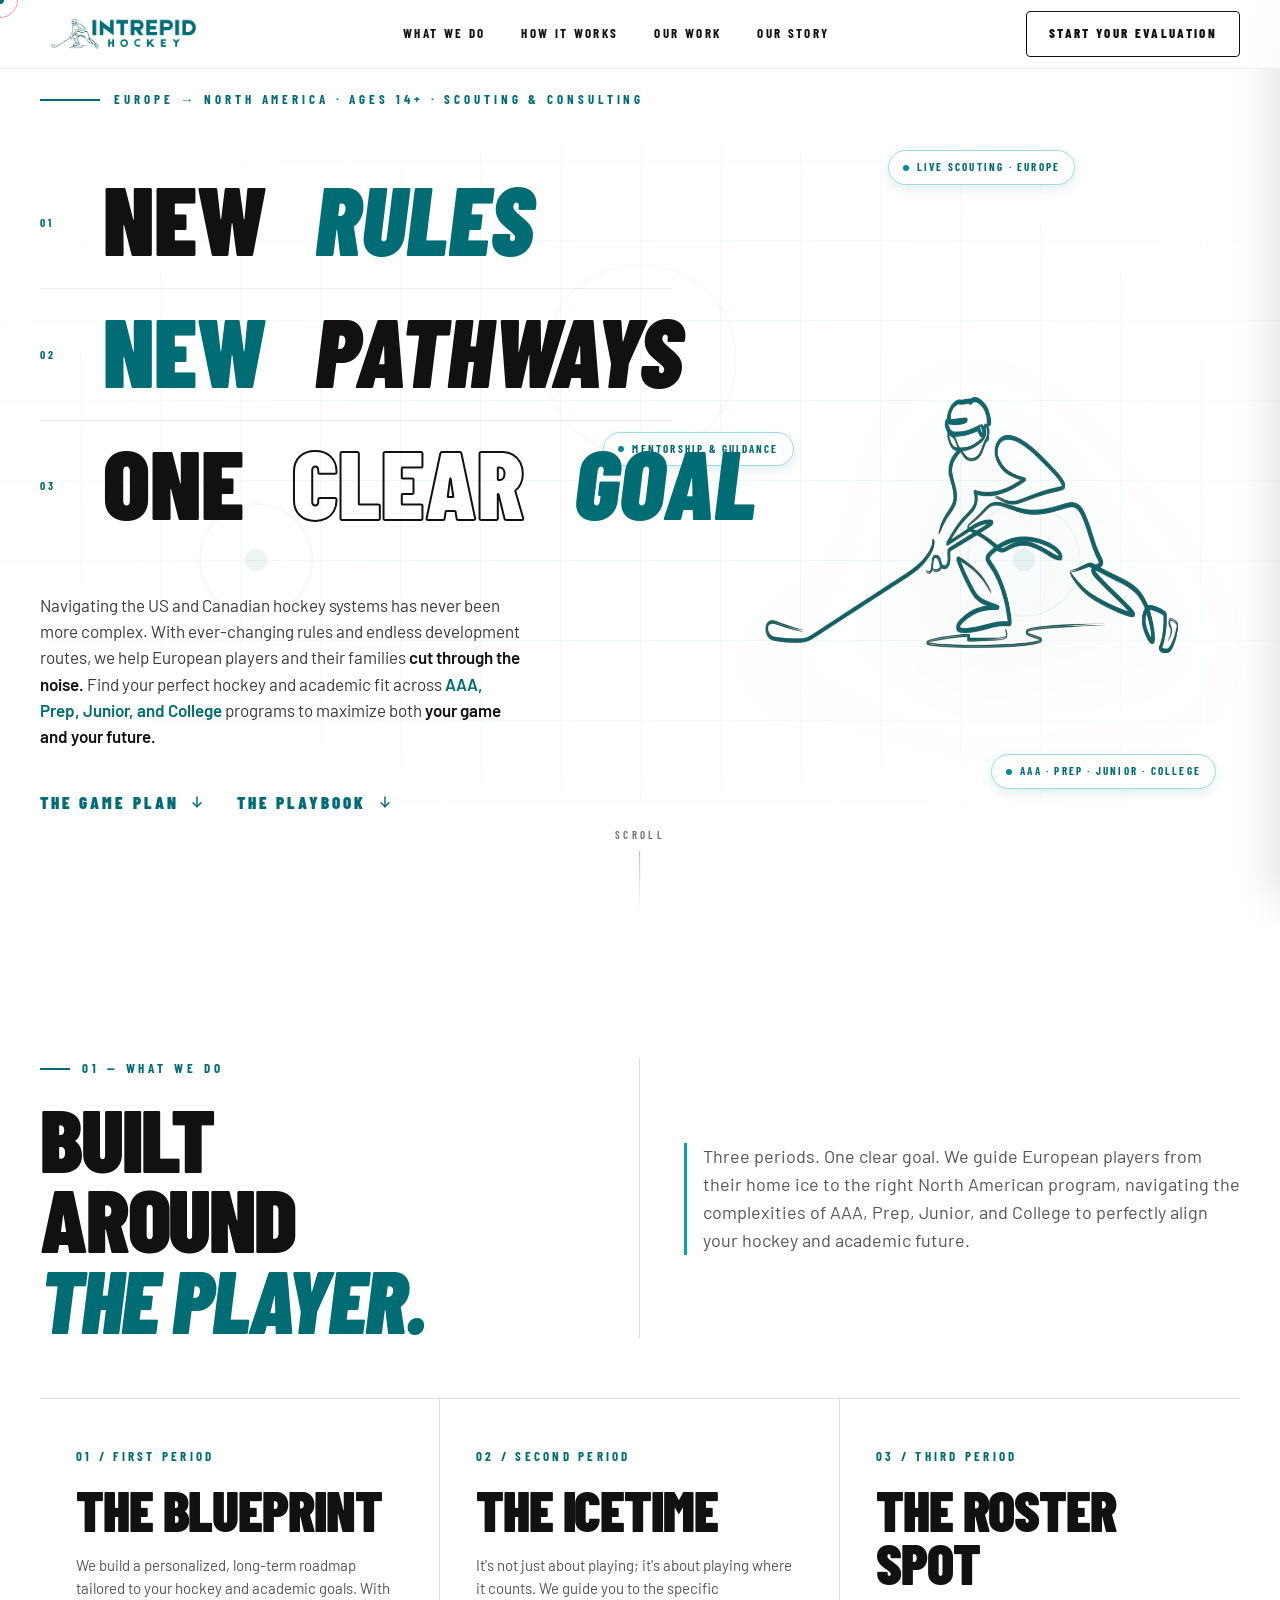
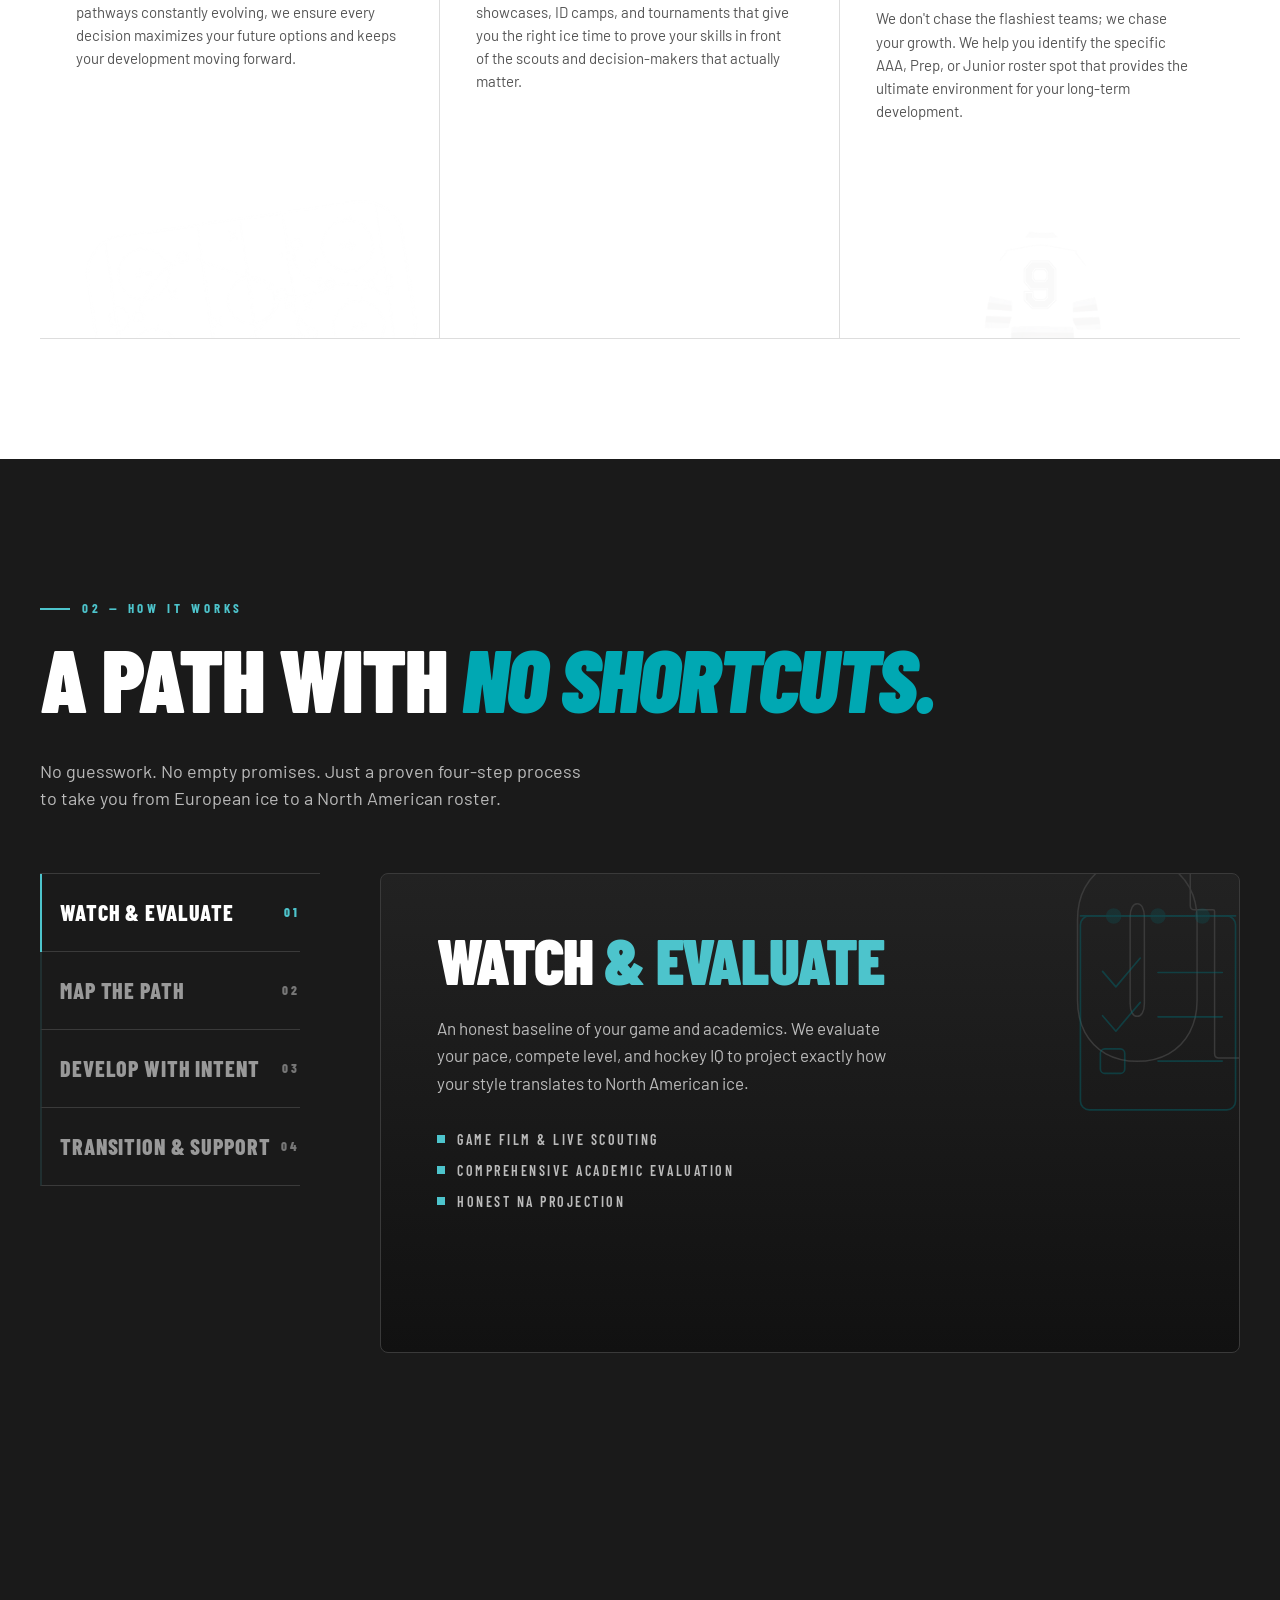
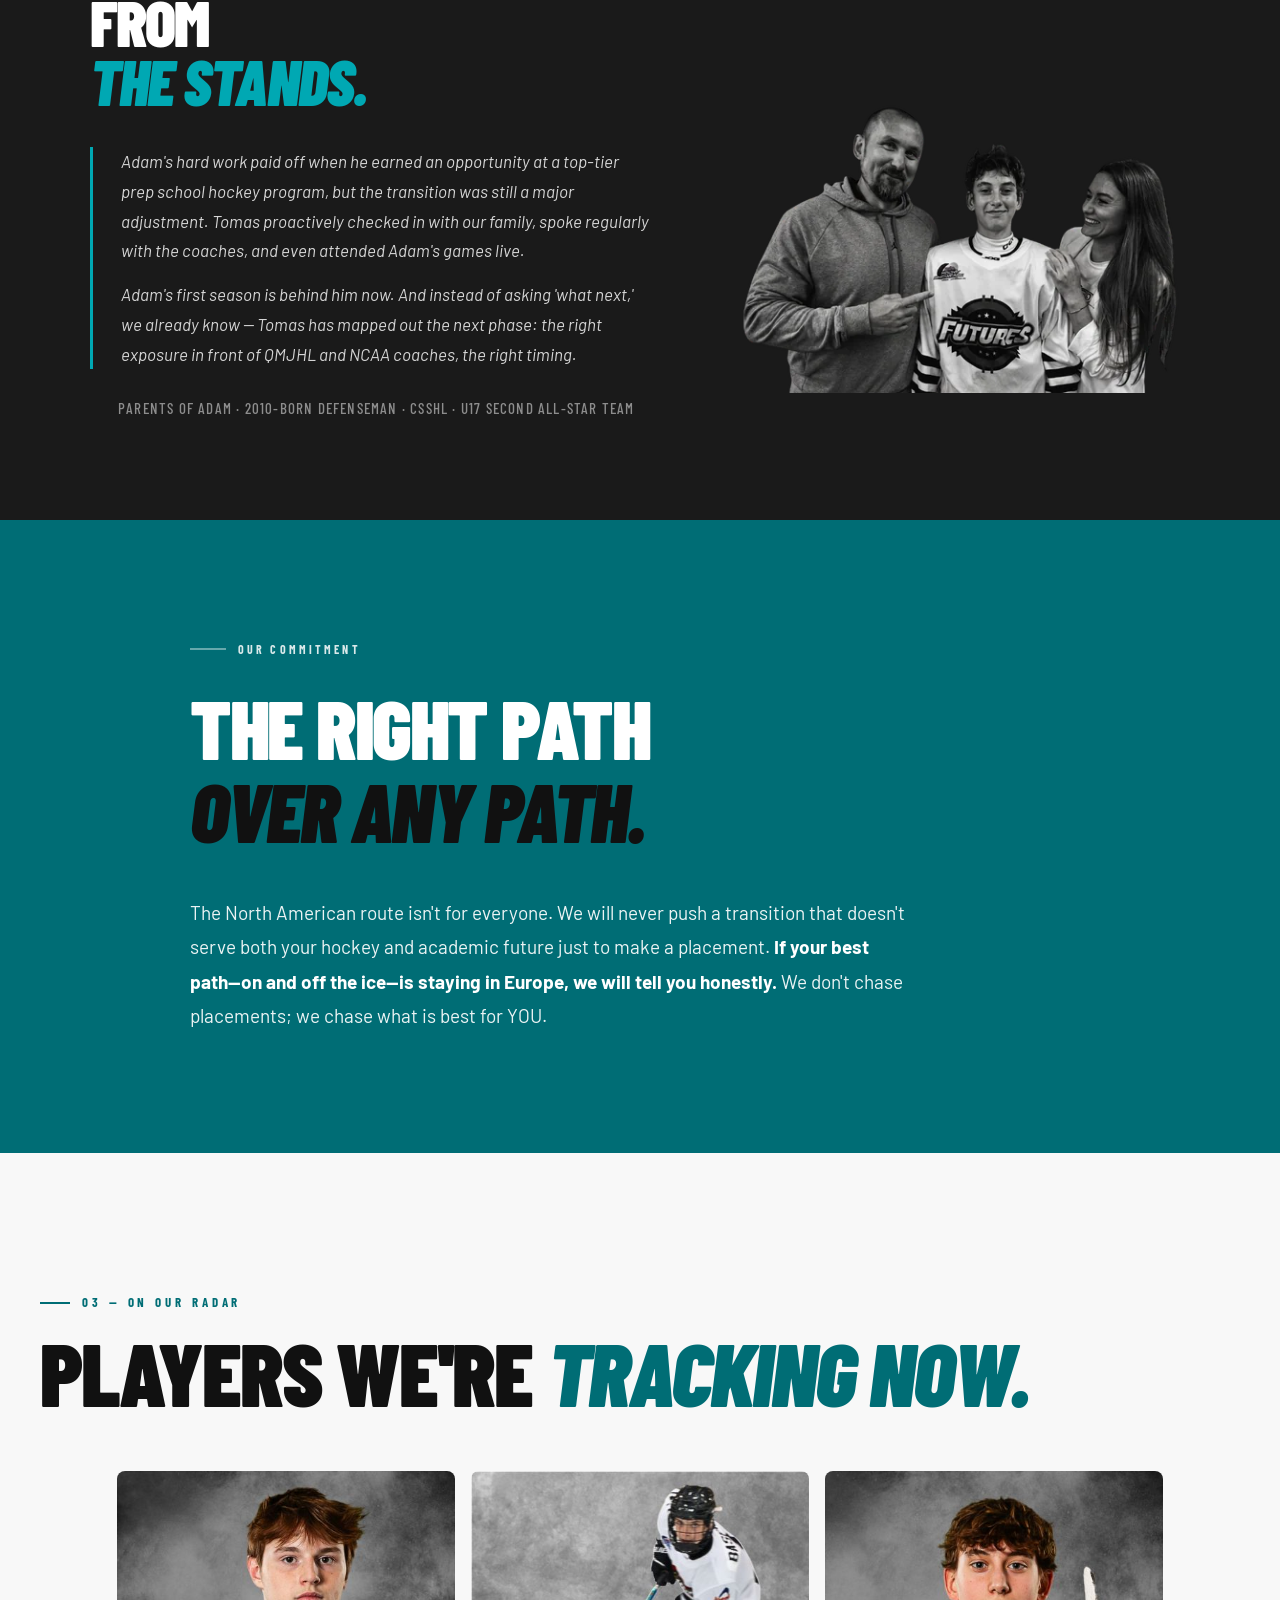
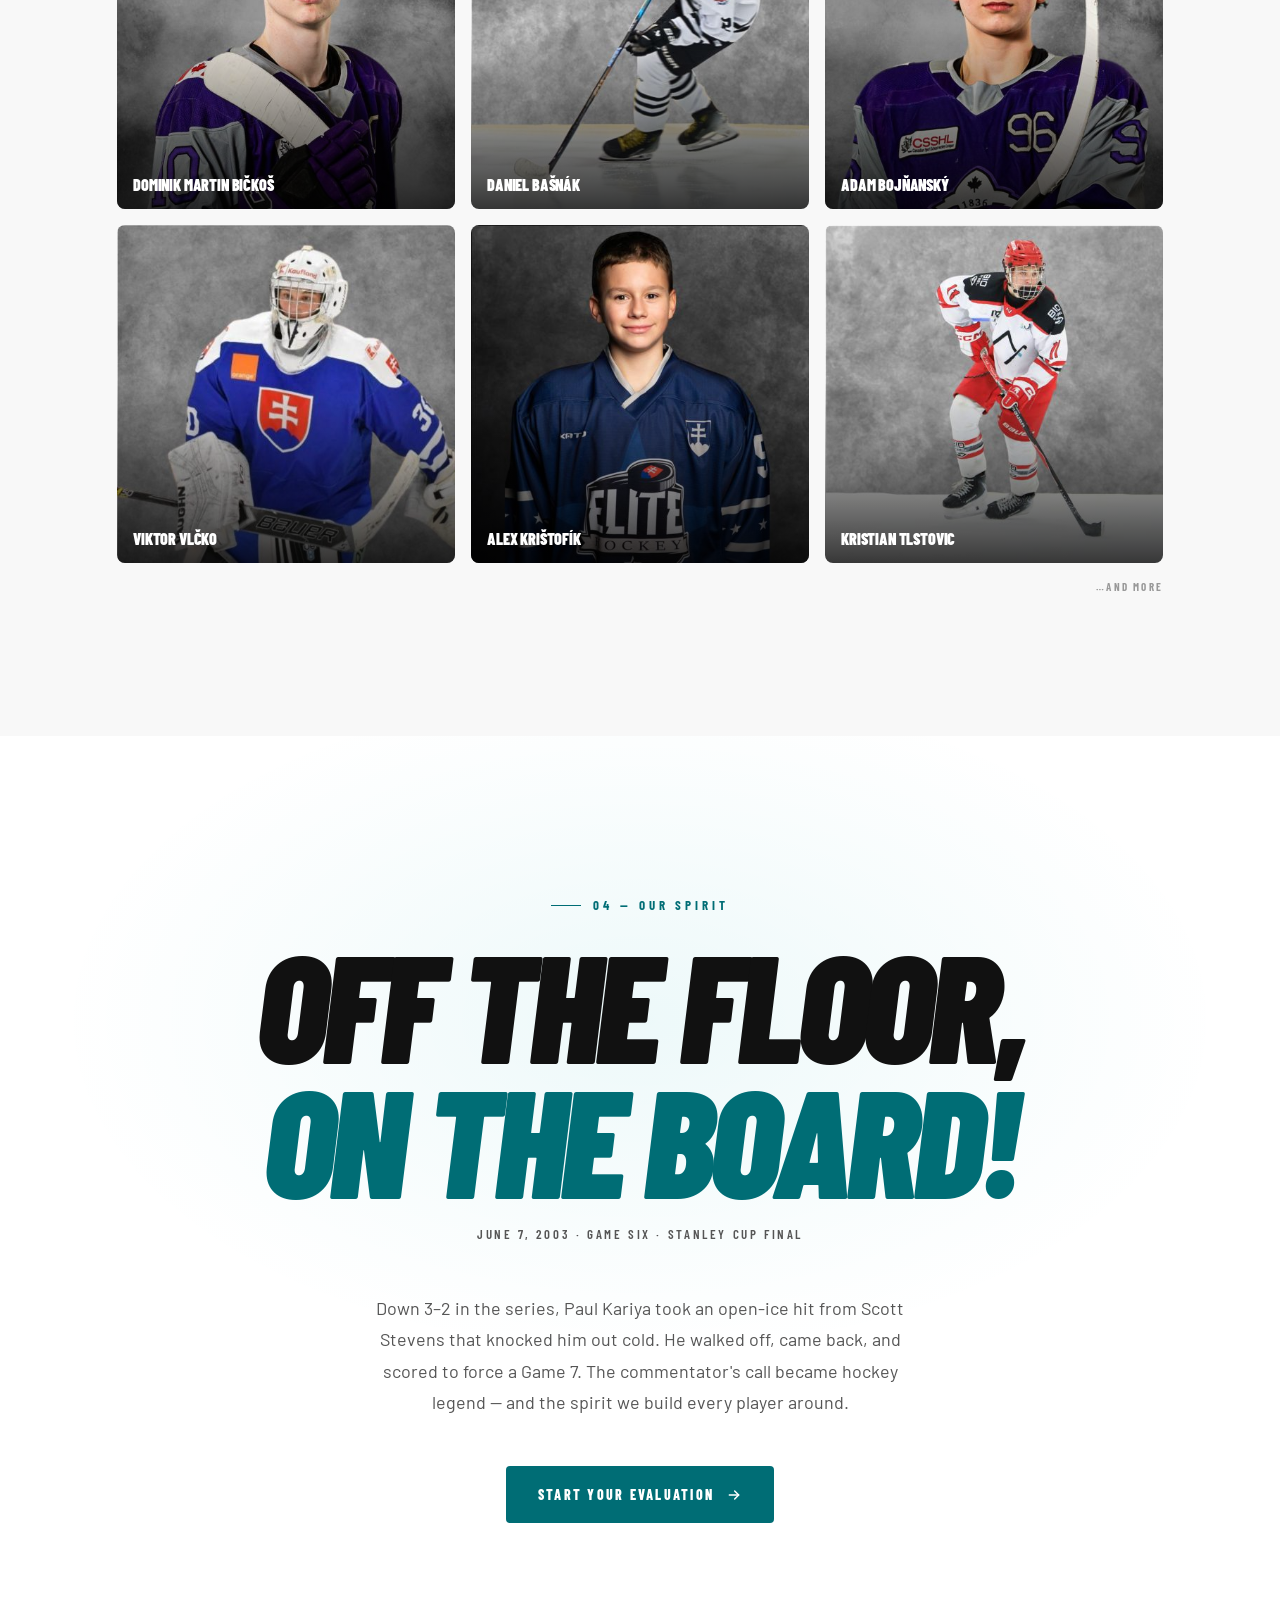
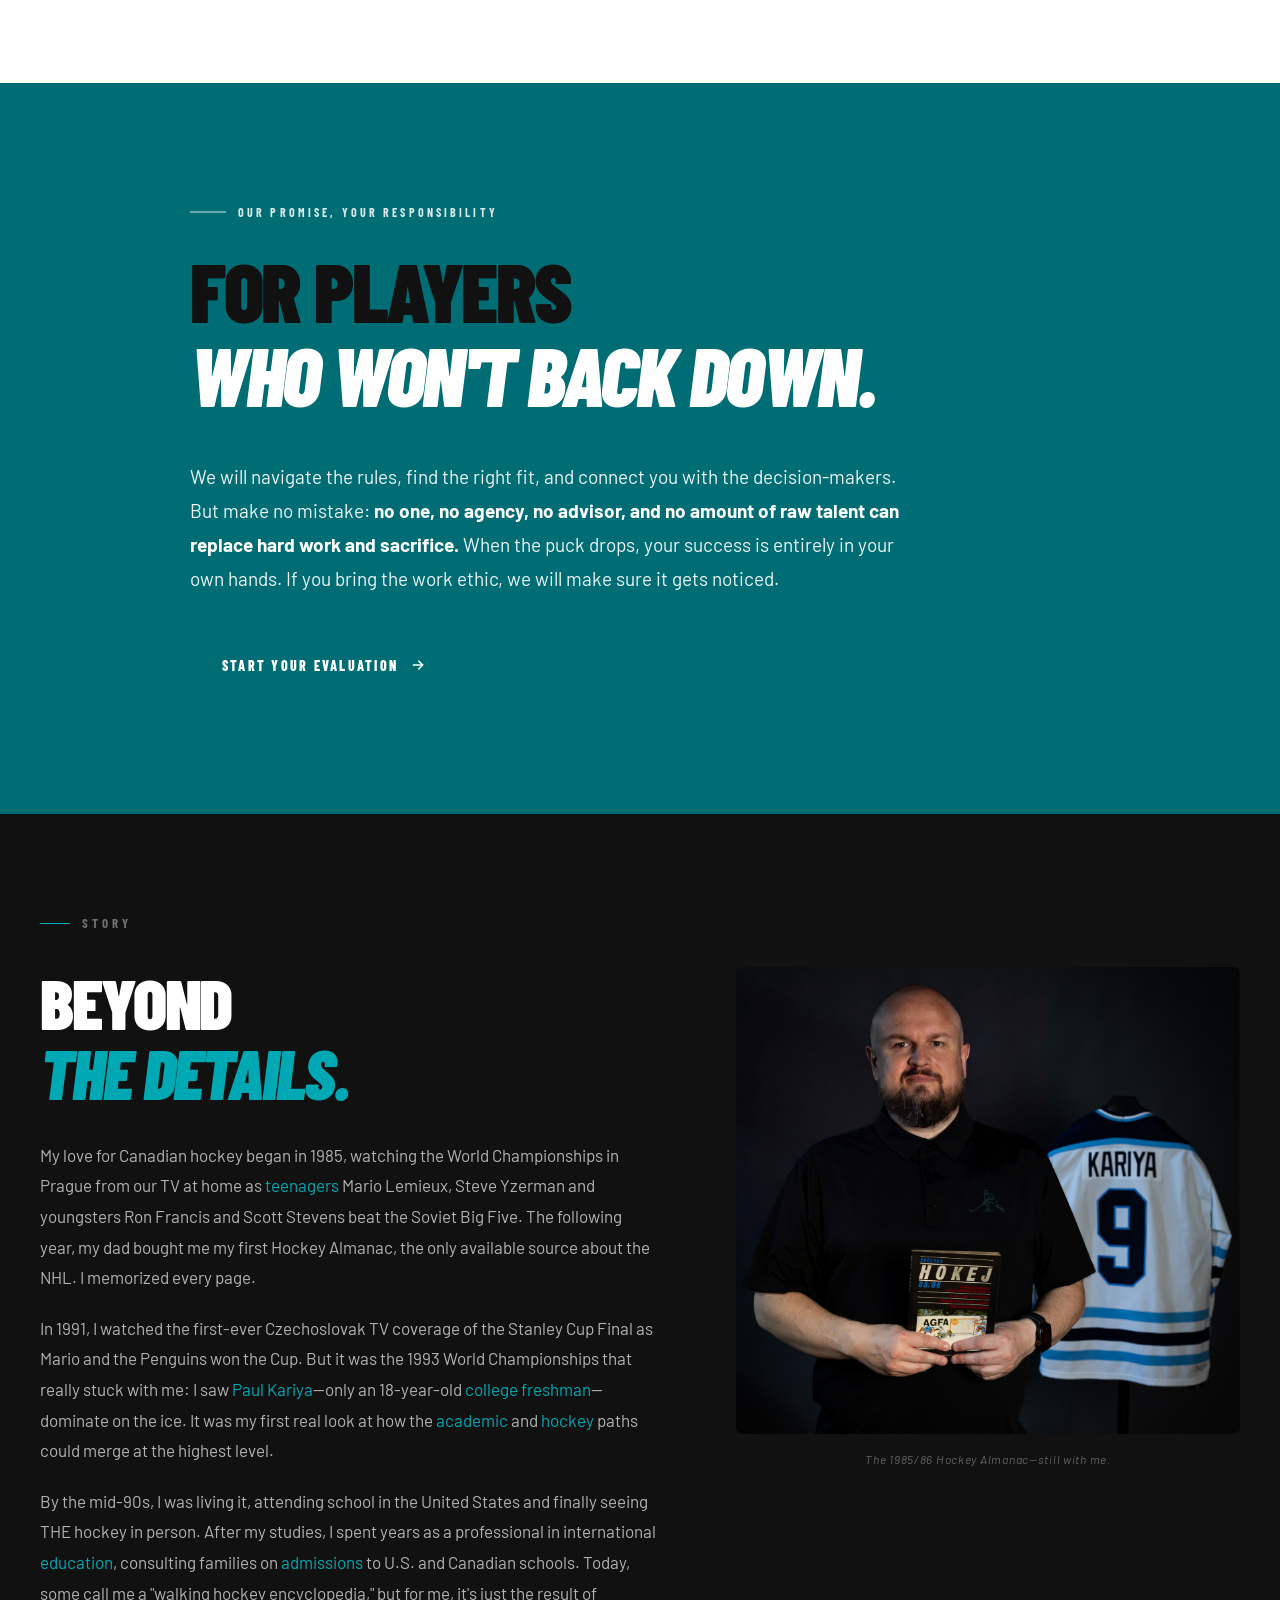
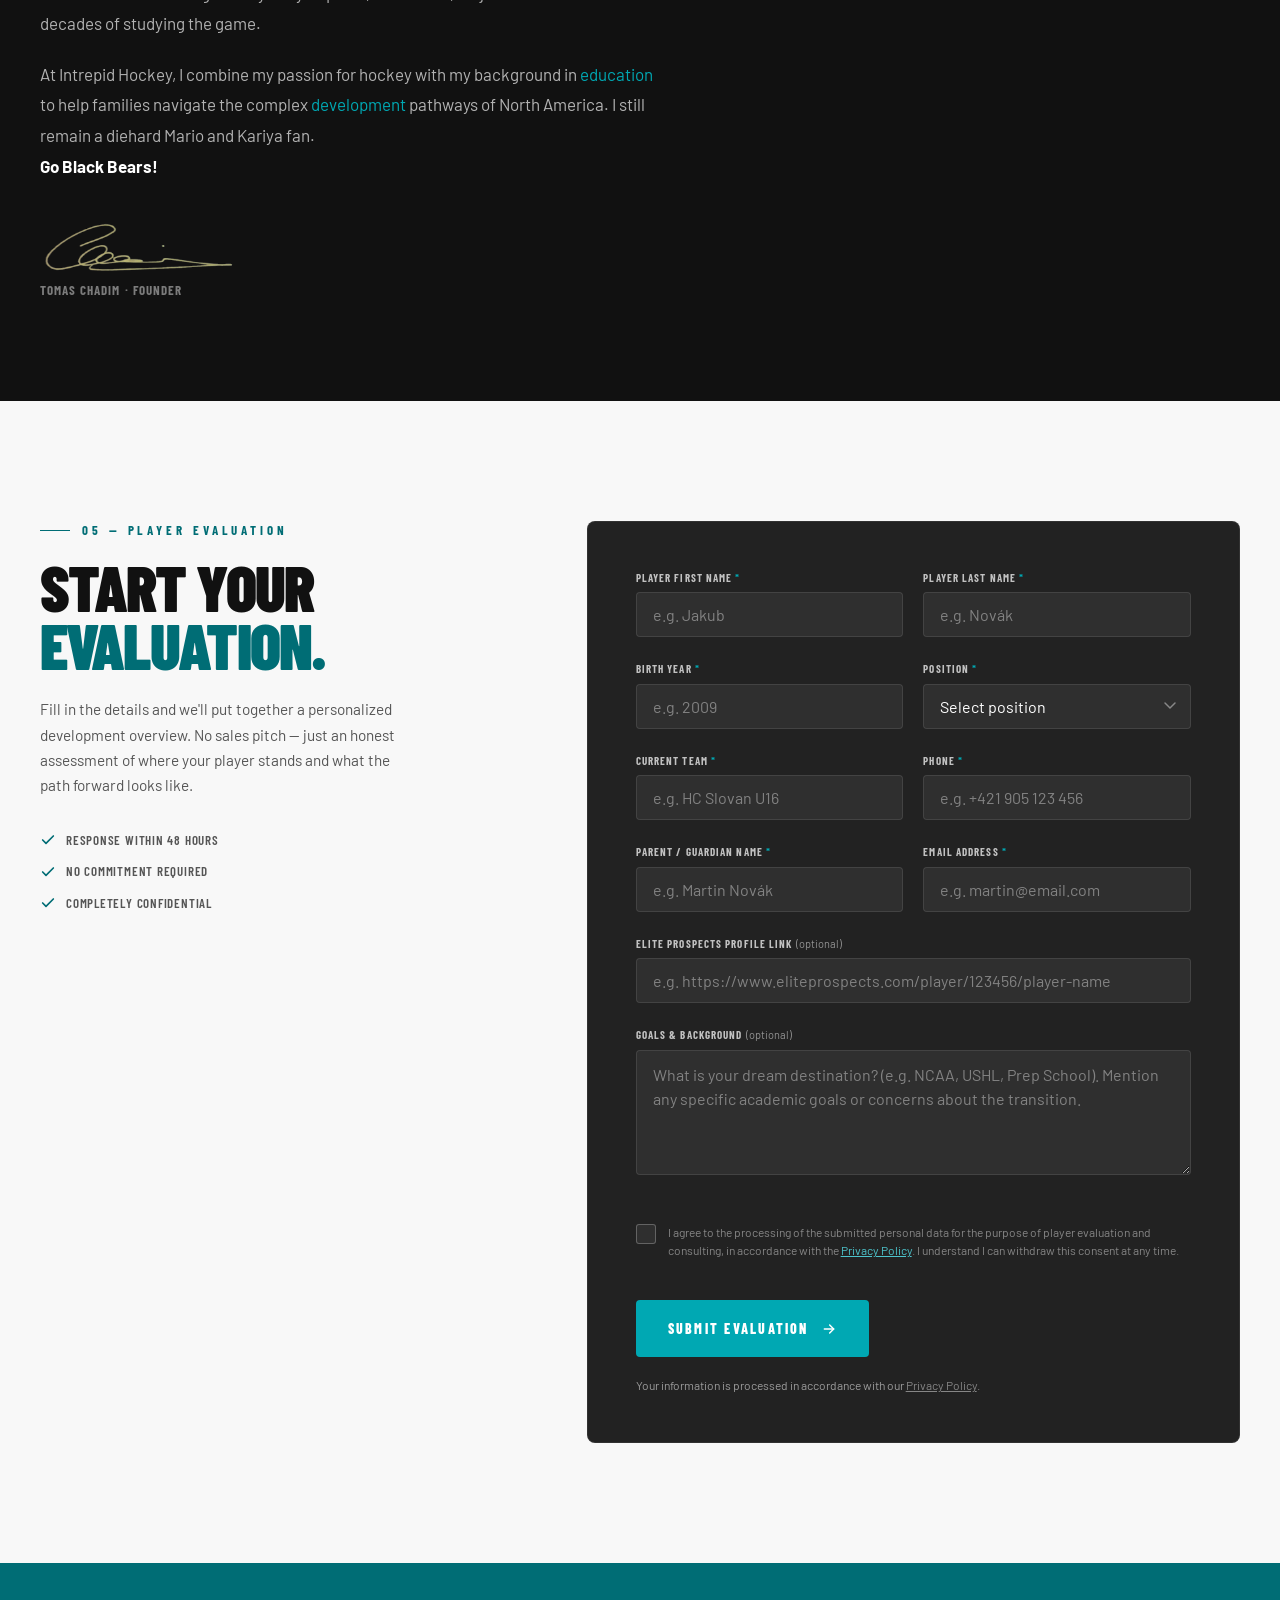
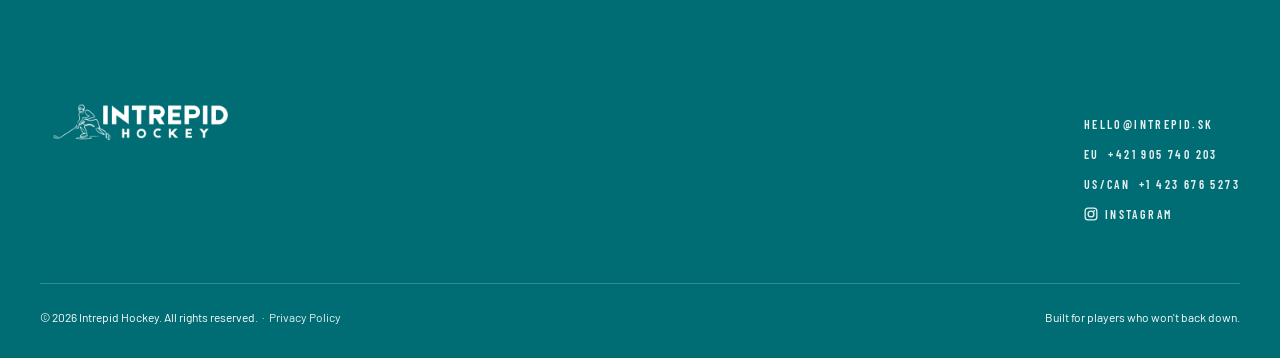
<file: index.html>
﻿<!DOCTYPE html>
<html lang="en">
<head>
  <meta charset="UTF-8">
  <meta name="viewport" content="width=device-width, initial-scale=1.0">
  <title>Intrepid Hockey — Europe to North America</title>
  <meta name="description" content="Scouting, advising and development for European U15–U20 hockey players targeting AAA, Prep, CHL, USHL and Junior A in North America.">
  <!-- Favicons -->
  <link rel="icon"             type="image/x-icon" href="assets/favicon.ico">
  <link rel="icon"             type="image/png" sizes="16x16" href="assets/favicon-16x16.png">
  <link rel="icon"             type="image/png" sizes="32x32" href="assets/favicon-32x32.png">
  <link rel="apple-touch-icon" sizes="180x180"               href="assets/apple-touch-icon.png">

  <!-- Canonical -->
  <link rel="canonical" href="https://www.intrepid.sk/">

  <!-- Open Graph -->
  <meta property="og:type"        content="website">
  <meta property="og:url"         content="https://www.intrepid.sk/">
  <meta property="og:title"       content="Intrepid Hockey — Europe to North America">
  <meta property="og:description" content="Scouting, advising and development for European U15–U20 hockey players targeting AAA, Prep, CHL, USHL and Junior A in North America.">
  <meta property="og:image"       content="https://www.intrepid.sk/assets/og-image.jpg">
  <meta property="og:image:width"  content="1200">
  <meta property="og:image:height" content="630">
  <meta property="og:locale"      content="en_US">
  <meta property="og:site_name"   content="Intrepid Hockey">

  <!-- Twitter / X Card -->
  <meta name="twitter:card"        content="summary_large_image">
  <meta name="twitter:title"       content="Intrepid Hockey — Europe to North America">
  <meta name="twitter:description" content="Scouting, advising and development for European U15–U20 hockey players targeting AAA, Prep, CHL, USHL and Junior A in North America.">
  <meta name="twitter:image"       content="https://www.intrepid.sk/assets/og-image.jpg">

  <!-- Structured data — Organisation schema -->
  <script type="application/ld+json">
  {
    "@context": "https://schema.org",
    "@type": "Organization",
    "name": "Intrepid Hockey",
    "url": "https://www.intrepid.sk",
    "logo": "https://www.intrepid.sk/assets/logo-full.png",
    "description": "Scouting, advising and development for European U15–U20 hockey players targeting AAA, Prep, CHL, USHL and Junior A in North America.",
    "contactPoint": {
      "@type": "ContactPoint",
      "telephone": "+421-905-740-203",
      "contactType": "customer service",
      "availableLanguage": ["English", "Slovak"]
    },
    "sameAs": [
      "https://www.instagram.com/intrepidhockey/"
    ]
  }
  </script>

  <link rel="preload" href="assets/player-teal.webp" as="image" type="image/webp">
  <link rel="stylesheet" href="style.css">

  <!-- No-JS fallback: keep content visible and cursor normal if scripts don't run -->
  <noscript>
    <style>
      .reveal, .reveal-stagger > * { opacity: 1; transform: none; }
      body { cursor: auto; }
      .cursor-dot, .cursor-ring { display: none; }
    </style>
  </noscript>
</head>
<body>

  <a class="skip-link" href="#main">Skip to content</a>

  <!-- Custom cursor (hidden on touch/mobile via CSS) -->
  <div class="cursor-dot" aria-hidden="true"></div>
  <div class="cursor-ring" aria-hidden="true"></div>

  <!-- ── NAV ─────────────────────────────────────────────── -->
  <header>
    <nav class="nav" aria-label="Main navigation">
      <a href="index.html" class="nav-logo" aria-label="Intrepid Hockey — home">
        <img src="assets/logo-narrow.png" alt="Intrepid Hockey" width="400" height="125">
      </a>
      <div class="nav-links">
        <a href="#services">What We Do</a>
        <a href="#process">How It Works</a>
        <a href="#players">Our Work</a>
        <a href="#story">Our Story</a>
      </div>
      <div class="nav-right">
        <a href="#evaluation" class="nav-cta">Start Your Evaluation</a>
        <button class="nav-hamburger" aria-label="Open navigation menu" aria-expanded="false" aria-controls="mobile-nav">
          <span></span>
          <span></span>
          <span></span>
        </button>
      </div>
    </nav>
  </header>

  <!-- Mobile drawer -->
  <div class="mobile-nav" id="mobile-nav" aria-hidden="true">
    <nav aria-label="Mobile navigation">
      <a href="#services">What We Do</a>
      <a href="#process">How It Works</a>
      <a href="#players">Our Work</a>
      <a href="#story">Our Story</a>
    </nav>
  </div>
  <div class="mobile-nav-overlay" aria-hidden="true"></div>

  <main id="main">

    <!-- ── HERO ────────────────────────────────────────────── -->
    <section class="hero" aria-labelledby="hero-heading">
      <div class="hero-bg-grid" aria-hidden="true"></div>

      <!-- Decorative rink lines -->
      <svg class="hero-rink" viewBox="0 0 1600 900" preserveAspectRatio="none" aria-hidden="true">
        <defs>
          <linearGradient id="rinkFade" x1="0" y1="0" x2="1" y2="0">
            <stop offset="0"   stop-color="#006D75" stop-opacity="0"/>
            <stop offset="0.3" stop-color="#006D75" stop-opacity="0.25"/>
            <stop offset="0.7" stop-color="#006D75" stop-opacity="0.25"/>
            <stop offset="1"   stop-color="#006D75" stop-opacity="0"/>
          </linearGradient>
        </defs>
        <line x1="800" y1="0" x2="800" y2="900" stroke="url(#rinkFade)" stroke-width="3" stroke-dasharray="6 8"/>
        <circle cx="320"  cy="700" r="70"  stroke="#006D75" stroke-opacity="0.15" fill="none" stroke-width="1.5"/>
        <circle cx="320"  cy="700" r="14"  fill="#006D75" fill-opacity="0.15"/>
        <circle cx="1280" cy="700" r="70"  stroke="#006D75" stroke-opacity="0.15" fill="none" stroke-width="1.5"/>
        <circle cx="1280" cy="700" r="14"  fill="#006D75" fill-opacity="0.15"/>
        <circle cx="800"  cy="450" r="120" stroke="#006D75" stroke-opacity="0.1"  fill="none" stroke-width="1.5"/>
      </svg>

      <!-- Floating status pills -->
      <div class="hero-floats" aria-hidden="true">
        <div class="hero-float float-1"><span class="dot"></span>Live scouting · Europe</div>
        <div class="hero-float float-2"><span class="dot"></span>Mentorship &amp; Guidance</div>
        <div class="hero-float float-3"><span class="dot"></span>AAA · Prep · Junior · College</div>
      </div>

      <div class="hero-inner">
        <div class="hero-eyebrow reveal">Europe → North America · Ages 14+ · Scouting &amp; Consulting</div>

        <div class="hero-main-row">
          <div class="hero-text">
        <!-- Manifesto headline -->
        <h1 id="hero-heading" class="hero-title hero-manifesto">

          <!-- Row 1: [OLD→NEW] RULES. -->
          <span class="mf-row mf-row-1">
            <span class="mf-tag" aria-hidden="true">01</span>
            <span class="mf-line">
              <span class="mf-swap" aria-label="New">
                <span class="mf-swap-old" aria-hidden="true">OLD</span>
                <span class="word"><span style="animation-delay:3.1s">New</span></span>
              </span>
              <span class="word word-static accent"><span>Rules</span></span>
            </span>
          </span>

          <!-- Row 2: NEW PATHWAYS. -->
          <span class="mf-row mf-row-2">
            <span class="mf-tag" aria-hidden="true">02</span>
            <span class="mf-line">
              <span class="word word-static mf-new-echo" style="font-style:normal"><span>New</span></span>
              <span class="word"><span style="animation-delay:0.24s; color:var(--neutral-900)">Pathways</span></span>
            </span>
          </span>

          <!-- Row 3: ONE CLEAR GOAL. -->
          <span class="mf-row mf-row-3">
            <span class="mf-tag" aria-hidden="true">03</span>
            <span class="mf-line">
              <span class="word"><span style="animation-delay:0.34s">One</span></span>
              <span class="word stroke"><span style="animation-delay:0.4s">clear</span></span>
              <span class="mf-target">
                <span class="word accent"><span style="animation-delay:0.46s">goal</span></span>
              </span>
            </span>
          </span>

        </h1>

        <div class="hero-subline">
          <p class="hero-tag reveal">
            Navigating the US and Canadian hockey systems has never been more complex. With ever-changing rules and endless development routes, we help European players and their families <strong>cut through the noise.</strong> Find your perfect hockey and academic fit across <span class="accent">AAA, Prep, Junior, and College</span> programs to maximize both <strong>your game and your future.</strong>
          </p>
          <div class="hero-actions reveal">
            <a class="hero-scroll-link" href="#services">
              <span>The game plan</span>
              <svg width="16" height="16" viewBox="0 0 24 24" fill="none" stroke="currentColor" stroke-width="2.2" stroke-linecap="round" stroke-linejoin="round" aria-hidden="true"><line x1="12" y1="5" x2="12" y2="19"/><polyline points="6 13 12 19 18 13"/></svg>
            </a>
            <a class="hero-scroll-link" href="#process">
              <span>The Playbook</span>
              <svg width="16" height="16" viewBox="0 0 24 24" fill="none" stroke="currentColor" stroke-width="2.2" stroke-linecap="round" stroke-linejoin="round" aria-hidden="true"><line x1="12" y1="5" x2="12" y2="19"/><polyline points="6 13 12 19 18 13"/></svg>
            </a>
          </div>
        </div>
          </div><!-- /hero-text -->
          <div class="hero-player" id="hero-player" aria-hidden="true">
            <img src="assets/player-teal.webp" alt="">
          </div>
        </div><!-- /hero-main-row -->
      </div>

      <div class="hero-scroll" aria-hidden="true">
        <span>Scroll</span>
        <div class="hero-scroll-line"></div>
      </div>
    </section>

    <!-- ── SERVICES ─────────────────────────────────────────── -->
    <section id="services" class="services" aria-labelledby="services-heading">
      <div class="section-head reveal">
        <div class="services-col-left">
          <div class="section-num">01 — What we do</div>
          <h2 id="services-heading" class="what-we-do-headline">
            <span class="headline-line">Built</span>
            <span class="headline-line">Around</span>
            <span class="headline-line headline-accent">The Player.</span>
          </h2>
        </div>
        <p class="section-tag">Three periods. One clear goal. We guide European players from their home ice to the right North American program, navigating the complexities of AAA, Prep, Junior, and College to perfectly align your hockey and academic future.</p>
      </div>
      <div class="svc-grid">

        <div class="svc reveal">
          <div>
            <div class="svc-num">01 / First Period</div>
            <h3 class="svc-title">The Blueprint</h3>
            <p class="svc-desc">We build a personalized, long-term roadmap tailored to your hockey and academic goals. With pathways constantly evolving, we ensure every decision maximizes your future options and keeps your development moving forward.</p>
          </div>
          <img class="svc-img svc-img-plan" src="assets/gameplan.webp" alt="" loading="lazy">
        </div>

        <div class="svc reveal">
          <div>
            <div class="svc-num">02 / Second Period</div>
            <h3 class="svc-title">The Icetime</h3>
            <p class="svc-desc">It's not just about playing; it's about playing where it counts. We guide you to the specific showcases, ID camps, and tournaments that give you the right ice time to prove your skills in front of the scouts and decision-makers that actually matter.</p>
          </div>
          <img class="svc-img svc-img-icetime" src="assets/showcase.webp" alt="" loading="lazy">
        </div>

        <div class="svc reveal">
          <div>
            <div class="svc-num">03 / Third Period</div>
            <h3 class="svc-title">The Roster Spot</h3>
            <p class="svc-desc">We don't chase the flashiest teams; we chase your growth. We help you identify the specific AAA, Prep, or Junior roster spot that provides the ultimate environment for your long-term development.</p>
          </div>
          <img class="svc-img svc-img-roster" src="assets/jersey.webp" alt="" loading="lazy">
        </div>

      </div>
    </section>

    <!-- ── PROCESS ──────────────────────────────────────────── -->
    <section id="process" class="process" aria-labelledby="process-heading">
      <div class="section-head reveal">
        <div>
          <div class="section-num">02 — How it works</div>
          <h2 id="process-heading" class="section-title">A path with <span class="accent">no shortcuts.</span></h2>
        </div>
        <p class="section-tag">No guesswork. No empty promises. Just a proven four-step process to take you from European ice to a North American roster.</p>
      </div>

      <div class="process-stage">
        <div class="process-stage-tabs" role="tablist" aria-label="Process stages">
          <button class="process-tab active" id="tab-0" role="tab" aria-selected="true"  aria-controls="panel-0" data-tab="0">
            <span>Watch &amp; evaluate</span><span class="num">01</span>
          </button>
          <button class="process-tab" id="tab-1" role="tab" aria-selected="false" aria-controls="panel-1" data-tab="1">
            <span>Map the path</span><span class="num">02</span>
          </button>
          <button class="process-tab" id="tab-2" role="tab" aria-selected="false" aria-controls="panel-2" data-tab="2">
            <span>Develop with intent</span><span class="num">03</span>
          </button>
          <button class="process-tab" id="tab-3" role="tab" aria-selected="false" aria-controls="panel-3" data-tab="3">
            <span>Transition &amp; support</span><span class="num">04</span>
          </button>
        </div>

        <!-- Panel 0 -->
        <div class="process-panel" id="panel-0" role="tabpanel" aria-labelledby="tab-0">
          <div class="process-panel-num" aria-hidden="true">01</div>
          <!-- Notepad with checkmarks: watch & evaluate -->
          <svg class="process-panel-img" viewBox="0 0 240 290" fill="none" stroke="currentColor" stroke-width="6" stroke-linecap="round" stroke-linejoin="round" aria-hidden="true">
            <!-- Notepad body -->
            <rect x="50" y="55" width="140" height="175" rx="8"/>
            <!-- Spiral binding -->
            <line x1="50" y1="55" x2="190" y2="55"/>
            <circle cx="80" cy="55" r="7" fill="currentColor" stroke="none" opacity="0.5"/>
            <circle cx="120" cy="55" r="7" fill="currentColor" stroke="none" opacity="0.5"/>
            <circle cx="160" cy="55" r="7" fill="currentColor" stroke="none" opacity="0.5"/>
            <!-- Check row 1 -->
            <polyline points="70,105 82,119 104,93"/>
            <line x1="120" y1="106" x2="178" y2="106"/>
            <!-- Check row 2 -->
            <polyline points="70,145 82,159 104,133"/>
            <line x1="120" y1="146" x2="178" y2="146"/>
            <!-- Check row 3 (partial / in progress) -->
            <rect x="68" y="175" width="22" height="22" rx="4"/>
            <line x1="120" y1="186" x2="178" y2="186"/>
          </svg>
          <h3 class="process-panel-title">Watch <span class="accent">&amp; Evaluate</span></h3>
          <p class="process-panel-desc">An honest baseline of your game and academics. We evaluate your pace, compete level, and hockey IQ to project exactly how your style translates to North American ice.</p>
          <ul class="process-panel-list">
            <li>Game Film &amp; Live Scouting</li>
            <li>Comprehensive Academic Evaluation</li>
            <li>Honest NA Projection</li>
          </ul>
        </div>

        <!-- Panel 1 -->
        <div class="process-panel hidden" id="panel-1" role="tabpanel" aria-labelledby="tab-1">
          <div class="process-panel-num" aria-hidden="true">02</div>
          <!-- Compass: mapping the path -->
          <svg class="process-panel-img" viewBox="0 0 200 200" fill="none" stroke="currentColor" stroke-width="6" stroke-linecap="round" stroke-linejoin="round" aria-hidden="true">
            <circle cx="100" cy="100" r="82"/>
            <polygon points="100,18 114,92 100,78 86,92" fill="currentColor" stroke="none"/>
            <polygon points="100,182 114,108 100,122 86,108" fill="currentColor" stroke="none" opacity="0.4"/>
            <line x1="18" y1="100" x2="42" y2="100"/>
            <line x1="158" y1="100" x2="182" y2="100"/>
            <circle cx="100" cy="100" r="9" fill="currentColor" stroke="none"/>
            <line x1="100" y1="18" x2="100" y2="38" stroke-dasharray="0"/>
            <line x1="100" y1="162" x2="100" y2="182" stroke-dasharray="0"/>
          </svg>
          <h3 class="process-panel-title">Map <span class="accent">the Path</span></h3>
          <p class="process-panel-desc">A custom roadmap built for the modern game. We clearly explain the differences between AAA, Prep, USHL, and CHL to your family, helping you navigate complex rules while ensuring your hockey path perfectly aligns with your long-term educational goals.</p>
          <ul class="process-panel-list">
            <li>League &amp; Pathway Breakdown</li>
            <li>Hockey &amp; Academic Alignment</li>
            <li>Custom timelines depending on age group</li>
          </ul>
        </div>

        <!-- Panel 2 -->
        <div class="process-panel hidden" id="panel-2" role="tabpanel" aria-labelledby="tab-2">
          <div class="process-panel-num" aria-hidden="true">03</div>
          <!-- Target/bullseye: focused development -->
          <svg class="process-panel-img" viewBox="0 0 200 200" fill="none" stroke="currentColor" stroke-width="6" stroke-linecap="round" stroke-linejoin="round" aria-hidden="true">
            <circle cx="100" cy="100" r="85"/>
            <circle cx="100" cy="100" r="56"/>
            <circle cx="100" cy="100" r="27"/>
            <circle cx="100" cy="100" r="7" fill="currentColor" stroke="none"/>
            <line x1="100" y1="0" x2="100" y2="42"/>
            <line x1="100" y1="158" x2="100" y2="200"/>
            <line x1="0" y1="100" x2="42" y2="100"/>
            <line x1="158" y1="100" x2="200" y2="100"/>
          </svg>
          <h3 class="process-panel-title">Develop <span class="accent">with Intent</span></h3>
          <p class="process-panel-desc">Preparation starts before you leave. We align your on-ice and off-ice habits with North American demands—adapting to smaller ice, faster pace, and a new culture.</p>
          <ul class="process-panel-list">
            <li>NA Style &amp; Tactical Prep</li>
            <li>Off-Ice Readiness</li>
            <li>Language &amp; Cultural Transition</li>
          </ul>
        </div>

        <!-- Panel 3 -->
        <div class="process-panel hidden" id="panel-3" role="tabpanel" aria-labelledby="tab-3">
          <div class="process-panel-num" aria-hidden="true">04</div>
          <!-- Shield + checkmark: placement & support -->
          <svg class="process-panel-img" viewBox="0 0 200 220" fill="none" stroke="currentColor" stroke-width="6" stroke-linecap="round" stroke-linejoin="round" aria-hidden="true">
            <path d="M100 16 L180 48 L180 120 C180 170 100 204 100 204 C100 204 20 170 20 120 L20 48 Z"/>
            <polyline points="62,108 88,136 142,74"/>
          </svg>
          <h3 class="process-panel-title">Transition <span class="accent">&amp; Support</span></h3>
          <p class="process-panel-desc">We read the fine print on every offer. Because your future relies on education just as much as hockey, we rigorously vet the academic options, billet families, and coaching to secure the ultimate fit.</p>
          <ul class="process-panel-list">
            <li>Coach &amp; Roster Vetting</li>
            <li>Academic Fit &amp; Contract Review</li>
            <li>Year-Round NA Mentorship</li>
          </ul>
        </div>

      </div>
    </section>

    <!-- ── FAMILY VERDICT ───────────────────────────────────── -->
    <section class="family-verdict" aria-labelledby="fv-heading">
      <div class="fv-inner">

        <h2 id="fv-heading" class="fv-heading reveal">From<br><span class="fv-heading-accent">the stands.</span></h2>

        <figure class="fv-photo reveal">
          <img src="assets/bojnansky_bw.webp" alt="Family of Adam, 2010-born defenseman, CSSHL" loading="lazy">
        </figure>

        <blockquote class="fv-quote reveal">
          <p>Adam's hard work paid off when he earned an opportunity at a top-tier prep school hockey program, but the transition was still a major adjustment. Tomas proactively checked in with our family, spoke regularly with the coaches, and even attended Adam's games live.</p>
          <p>Adam's first season is behind him now. And instead of asking 'what next,' we already know — Tomas has mapped out the next phase: the right exposure in front of QMJHL and NCAA coaches, the right timing.</p>
        </blockquote>

        <p class="fv-attr reveal">Parents of Adam · 2010-born defenseman · <span class="fv-attr-break">CSSHL · U17 Second All-Star Team</span></p>

      </div>
    </section>

    <!-- ── HONEST PATH ───────────────────────────────────────── -->
    <section class="honest-path" aria-labelledby="honest-path-heading">
      <div class="honest-path-inner">
        <div class="honest-path-eyebrow reveal">Our commitment</div>
        <h2 id="honest-path-heading" class="honest-path-heading reveal">The right path<br><span class="honest-path-accent">over any path.</span></h2>
        <p class="honest-path-body reveal">The North American route isn't for everyone. We will never push a transition that doesn't serve both your hockey and academic future just to make a placement. <strong>If your best path—on and off the ice—is staying in Europe, we will tell you honestly.</strong> We don't chase placements; we chase what is best for YOU.</p>
      </div>
    </section>

    <!-- ── PRO VERDICT ────────────────────────────────────────── -->
    <section class="endorse endorse--hidden" aria-labelledby="endorse-heading">
      <div class="endorse-inner">

        <!-- Left: identity panel -->
        <div class="endorse-person reveal">
          <img src="assets/scott_bw.webp" alt="Scott Harris" class="endorse-avatar" loading="lazy">
          <div class="endorse-name">Scott Harris</div>
          <div class="endorse-divider"></div>
          <div class="endorse-roles">
            <div class="endorse-role">
              <img src="assets/Canadian_Hockey_League_Logo.svg.png" alt="CHL" class="endorse-logo" loading="lazy">
              <div class="endorse-cred-text">
                <span class="endorse-cred-line1">Charlottetown Islanders</span>
                <span class="endorse-cred-line2">QMJHL</span>
              </div>
            </div>
            <div class="endorse-role">
              <img src="assets/05_NHL_Shield.svg.png" alt="NHL" class="endorse-logo" loading="lazy">
              <div class="endorse-cred-text">
                <span class="endorse-cred-line1">Former Director of Scouting</span>
                <span class="endorse-cred-line2">Colorado Avalanche</span>
              </div>
            </div>
          </div>
        </div>

        <!-- Right: heading + quote -->
        <div class="endorse-content reveal">
          <h2 class="endorse-heading" id="endorse-heading">From<br><span class="endorse-heading-accent">the bench.</span></h2>
          <blockquote class="endorse-quote">
            <p>Tomas is a professional in every sense of the word—reliable, deeply knowledgeable, and a relentless worker. In a complex landscape, he is someone who consistently gets things done the right way. When it comes to understanding the game and the transition to North America, his expertise is top-tier.</p>
          </blockquote>
        </div>

      </div>
    </section>

    <!-- ── PLAYERS ──────────────────────────────────────────── -->
    <section id="players" class="players" aria-labelledby="players-heading">
      <div class="section-head reveal">
        <div>
          <div class="section-num">03 — On our radar</div>
          <h2 id="players-heading" class="section-title">Players we're <span class="accent">tracking now.</span></h2>
        </div>
      </div>
      <div class="players-grid reveal-stagger">

        <div class="pcard">
          <!-- Photo — fills the square -->
          <div class="pcard-photo">
            <div class="pcard-photo-inner" style="background-image: url('assets/bickos.jpg');"></div>
          </div>
          <!-- Default: name over gradient at bottom -->
          <div class="pcard-label" aria-hidden="true">
            <div class="pcard-name">Dominik Martin Bičkoš</div>
          </div>
          <!-- Hover: full details panel slides up -->
          <div class="pcard-body">
            <div class="pcard-name">Dominik Martin Bičkoš</div>
            <div class="pcard-specs">2010 &nbsp;·&nbsp; F &nbsp;·&nbsp; SVK</div>
            <div class="pcard-path">
              <span>HK Ružinov '99</span>
              <span class="path-arrow">➔</span>
              <span>Slovan Bratislava</span>
              <span class="path-final"><span class="path-arrow">➔</span> <span class="path-current">Bishop's College School</span></span>
            </div>
            <a href="https://www.eliteprospects.com/player/977700/dominik-martin-bickos" class="pcard-ep" target="_blank" rel="noopener noreferrer">
              <span>Elite Prospects</span>
              <svg viewBox="0 0 16 16" fill="none" stroke="currentColor" stroke-width="2" stroke-linecap="round" stroke-linejoin="round" aria-hidden="true"><line x1="3" y1="8" x2="13" y2="8"/><polyline points="9,4 13,8 9,12"/></svg>
            </a>
          </div>
        </div>

        <div class="pcard">
          <div class="pcard-photo">
            <div class="pcard-photo-inner" style="background-image: url('assets/basnak.jpg');"></div>
          </div>
          <div class="pcard-label" aria-hidden="true">
            <div class="pcard-name">Daniel Bašnák</div>
          </div>
          <div class="pcard-body">
            <div class="pcard-name">Daniel Bašnák</div>
            <div class="pcard-specs">2010 &nbsp;·&nbsp; F &nbsp;·&nbsp; SVK</div>
            <div class="pcard-path">
              <span>HK Gladiators Trnava</span>
              <span class="path-final"><span class="path-arrow">➔</span> <span class="path-current">New Hampshire Mountain Kings</span></span>
            </div>
            <a href="https://www.eliteprospects.com/player/977593/daniel-basnak" class="pcard-ep" target="_blank" rel="noopener noreferrer">
              <span>Elite Prospects</span>
              <svg viewBox="0 0 16 16" fill="none" stroke="currentColor" stroke-width="2" stroke-linecap="round" stroke-linejoin="round" aria-hidden="true"><line x1="3" y1="8" x2="13" y2="8"/><polyline points="9,4 13,8 9,12"/></svg>
            </a>
          </div>
        </div>

        <div class="pcard">
          <div class="pcard-photo">
            <div class="pcard-photo-inner" style="background-image: url('assets/bojnansky.jpg');"></div>
          </div>
          <div class="pcard-label" aria-hidden="true">
            <div class="pcard-name">Adam Bojňanský</div>
          </div>
          <div class="pcard-body">
            <div class="pcard-name">Adam Bojňanský</div>
            <div class="pcard-specs">2010 &nbsp;·&nbsp; D &nbsp;·&nbsp; SVK</div>
            <div class="pcard-path">
              <span>HK Nitra</span>
              <span class="path-final"><span class="path-arrow">➔</span> <span class="path-current">Bishop's College School</span></span>
            </div>
            <a href="https://www.eliteprospects.com/player/1034753/adam-bojnansky" class="pcard-ep" target="_blank" rel="noopener noreferrer">
              <span>Elite Prospects</span>
              <svg viewBox="0 0 16 16" fill="none" stroke="currentColor" stroke-width="2" stroke-linecap="round" stroke-linejoin="round" aria-hidden="true"><line x1="3" y1="8" x2="13" y2="8"/><polyline points="9,4 13,8 9,12"/></svg>
            </a>
          </div>
        </div>

        <div class="pcard">
          <div class="pcard-photo">
            <div class="pcard-photo-inner" style="background-image: url('assets/vlcko.jpg');"></div>
          </div>
          <div class="pcard-label" aria-hidden="true"><div class="pcard-name">Viktor Vlčko</div></div>
          <div class="pcard-body">
            <div class="pcard-name">Viktor Vlčko</div>
            <div class="pcard-specs">2010 &nbsp;·&nbsp; G &nbsp;·&nbsp; SVK</div>
            <div class="pcard-path">
              <span class="path-current">HK Gladiators Trnava</span>
            </div>
            <a href="https://www.eliteprospects.com/player/977476/viktor-vlcko" class="pcard-ep" target="_blank" rel="noopener noreferrer">
              <span>Elite Prospects</span>
              <svg viewBox="0 0 16 16" fill="none" stroke="currentColor" stroke-width="2" stroke-linecap="round" stroke-linejoin="round" aria-hidden="true"><line x1="3" y1="8" x2="13" y2="8"/><polyline points="9,4 13,8 9,12"/></svg>
            </a>
          </div>
        </div>

        <div class="pcard">
          <div class="pcard-photo">
            <div class="pcard-photo-inner" style="background-image: url('assets/kristofik.jpg');"></div>
          </div>
          <div class="pcard-label" aria-hidden="true"><div class="pcard-name">Alex Krištofík</div></div>
          <div class="pcard-body">
            <div class="pcard-name">Alex Krištofík</div>
            <div class="pcard-specs">2013 &nbsp;·&nbsp; F &nbsp;·&nbsp; SVK</div>
            <div class="pcard-path">
              <span class="path-current">HK Slovan Bratislava</span>
            </div>
            <a href="https://www.eliteprospects.com/player/1188272/alex-kristofik" class="pcard-ep" target="_blank" rel="noopener noreferrer">
              <span>Elite Prospects</span>
              <svg viewBox="0 0 16 16" fill="none" stroke="currentColor" stroke-width="2" stroke-linecap="round" stroke-linejoin="round" aria-hidden="true"><line x1="3" y1="8" x2="13" y2="8"/><polyline points="9,4 13,8 9,12"/></svg>
            </a>
          </div>
        </div>

        <div class="pcard">
          <div class="pcard-photo">
            <div class="pcard-photo-inner" style="background-image: url('assets/tlstovic.jpg');"></div>
          </div>
          <div class="pcard-label" aria-hidden="true">
            <div class="pcard-name">Kristian Tlstovic</div>
          </div>
          <div class="pcard-body">
            <div class="pcard-name">Kristian Tlstovic</div>
            <div class="pcard-specs">2009 &nbsp;·&nbsp; F &nbsp;·&nbsp; NOR</div>
            <div class="pcard-path">
              <span class="path-final"><span class="path-current">Stanstead College</span></span>
            </div>
            <a href="https://www.eliteprospects.com/player/1010143/kristian-tlstovic" class="pcard-ep" target="_blank" rel="noopener noreferrer">
              <span>Elite Prospects</span>
              <svg viewBox="0 0 16 16" fill="none" stroke="currentColor" stroke-width="2" stroke-linecap="round" stroke-linejoin="round" aria-hidden="true"><line x1="3" y1="8" x2="13" y2="8"/><polyline points="9,4 13,8 9,12"/></svg>
            </a>
          </div>
        </div>

        <!-- Placeholder card 7 -->
        <div class="pcard">
          <div class="pcard-photo"><div class="pcard-photo-inner pcard-photo-placeholder"><svg class="pcard-placeholder-icon" viewBox="0 0 80 90" fill="none" stroke="currentColor" stroke-width="2.5" stroke-linecap="round" stroke-linejoin="round" aria-hidden="true"><circle cx="40" cy="26" r="16"/><path d="M8 82c0-17.7 14.3-32 32-32s32 14.3 32 32"/></svg></div></div>
          <div class="pcard-label" aria-hidden="true"><div class="pcard-name">Coming Soon</div></div>
          <div class="pcard-body">
            <div class="pcard-name">Coming Soon</div>
            <div class="pcard-specs">&nbsp;</div>
            <div class="pcard-path"><span class="path-current">&nbsp;</span></div>
          </div>
        </div>

        <!-- Placeholder card 8 -->
        <div class="pcard">
          <div class="pcard-photo"><div class="pcard-photo-inner pcard-photo-placeholder"><svg class="pcard-placeholder-icon" viewBox="0 0 80 90" fill="none" stroke="currentColor" stroke-width="2.5" stroke-linecap="round" stroke-linejoin="round" aria-hidden="true"><circle cx="40" cy="26" r="16"/><path d="M8 82c0-17.7 14.3-32 32-32s32 14.3 32 32"/></svg></div></div>
          <div class="pcard-label" aria-hidden="true"><div class="pcard-name">Coming Soon</div></div>
          <div class="pcard-body">
            <div class="pcard-name">Coming Soon</div>
            <div class="pcard-specs">&nbsp;</div>
            <div class="pcard-path"><span class="path-current">&nbsp;</span></div>
          </div>
        </div>

      </div>
      <p class="players-more">…and more</p>
    </section>

  <!-- ── CTA ──────────────────────────────────────────────── -->
  <section id="contact" class="cta" aria-labelledby="cta-heading">
    <div class="cta-glow" aria-hidden="true"></div>
    <div class="cta-inner">

      <div class="section-num reveal" style="justify-content:center">04 — Our Spirit</div>

      <h2 id="cta-heading" class="cta-title reveal">
        <span class="cta-line1">Off the floor,</span>
        <span class="cta-line2">On the board!</span>
      </h2>

      <p class="cta-attr reveal" aria-label="June 7, 2003, Game Six, Stanley Cup Final">
        June&nbsp;7,&nbsp;2003 &middot; Game&nbsp;Six<span class="cta-attr-sep"> &middot; </span><br class="cta-attr-break">Stanley&nbsp;Cup&nbsp;Final
      </p>

      <p class="cta-context reveal">
        Down 3–2 in the series, Paul Kariya took an open-ice hit from Scott Stevens that knocked him out cold. He walked off, came back, and scored to force a Game&nbsp;7. The commentator's call became hockey legend — and the spirit we build every player around.
      </p>

      <div class="cta-actions reveal">
        <a href="#evaluation" class="btn btn-primary">
          <span>Start your evaluation</span>
          <svg class="arrow" width="16" height="16" viewBox="0 0 24 24" fill="none" stroke="currentColor" stroke-width="2.2" stroke-linecap="round" stroke-linejoin="round" aria-hidden="true"><line x1="5" y1="12" x2="19" y2="12"/><polyline points="13 6 19 12 13 18"/></svg>
        </a>
      </div>

    </div>
  </section>

  <!-- ── PROMISE PATH ─────────────────────────────────────── -->
  <section class="promise-path" aria-labelledby="promise-path-heading">
    <div class="promise-path-inner">
      <div class="promise-path-eyebrow reveal">Our promise, your responsibility</div>
      <h2 id="promise-path-heading" class="promise-path-heading reveal">For players<br><span class="promise-path-accent">who won't<span class="promise-break"></span> back down.</span></h2>
      <p class="promise-path-body reveal">We will navigate the rules, find the right fit, and connect you with the decision-makers. But make no mistake: <strong>no one, no agency, no advisor, and no amount of raw talent can replace hard work and sacrifice.</strong> When the puck drops, your success is entirely in your own hands. If you bring the work ethic, we will make sure it gets noticed.</p>
      <div class="promise-path-actions reveal">
        <a href="#evaluation" class="btn btn-primary">
          <span>Start your evaluation</span>
          <svg class="arrow" width="16" height="16" viewBox="0 0 24 24" fill="none" stroke="currentColor" stroke-width="2.2" stroke-linecap="round" stroke-linejoin="round" aria-hidden="true"><line x1="5" y1="12" x2="19" y2="12"/><polyline points="13 6 19 12 13 18"/></svg>
        </a>
      </div>
    </div>
  </section>

  <!-- ── FOUNDER'S STORY ──────────────────────────────────── -->
  <section id="story" class="founder" aria-labelledby="founder-heading">
    <div class="founder-inner">

      <!-- Left: photo -->
      <div class="founder-visual reveal">
        <div class="founder-photo">
          <img src="assets/tch_1.png" alt="Founder holding the 1985/86 International Hockey Almanac" loading="lazy">
        </div>
        <p class="founder-caption">The 1985/86 Hockey Almanac—still with me.</p>
      </div>

      <!-- Eyebrow row -->
      <div class="founder-eyebrow reveal">
        <div class="section-num">Story</div>
      </div>

      <!-- Heading row (photo top aligns here) -->
      <div class="founder-header reveal">
        <h2 id="founder-heading" class="founder-heading">Beyond<br><span class="founder-accent">The Details.</span></h2>
      </div>

      <!-- Right bottom: body -->
      <div class="founder-text reveal">
        <div class="founder-body">
          <p>My love for Canadian hockey began in 1985, watching the World Championships in Prague from our TV at home as <span style="color:var(--teal-600)">teenagers</span> Mario Lemieux, Steve Yzerman and youngsters Ron Francis and Scott Stevens beat the Soviet Big Five. The following year, my dad bought me my first Hockey Almanac, the only available source about the NHL. I memorized every page.</p>
          <p>In 1991, I watched the first-ever Czechoslovak TV coverage of the Stanley Cup Final as Mario and the Penguins won the Cup. But it was the 1993 World Championships that really stuck with me: I saw <span style="color:var(--teal-600)">Paul Kariya</span>—only an 18-year-old <span style="color:var(--teal-600)">college freshman</span>—dominate on the ice. It was my first real look at how the <span style="color:var(--teal-600)">academic</span> and <span style="color:var(--teal-600)">hockey</span> paths could merge at the highest level.</p>
          <p>By the mid-90s, I was living it, attending school in the United States and finally seeing THE hockey in person. After my studies, I spent years as a professional in international <span style="color:var(--teal-600)">education</span>, consulting families on <span style="color:var(--teal-600)">admissions</span> to U.S. and Canadian schools. Today, some call me a "walking hockey encyclopedia," but for me, it's just the result of decades of studying the game.</p>
          <p>At Intrepid Hockey, I combine my passion for hockey with my background in <span style="color:var(--teal-600)">education</span> to help families navigate the complex <span style="color:var(--teal-600)">development</span> pathways of North America. I still remain a diehard Mario and Kariya fan.<br><strong style="color:var(--white)">Go Black Bears!</strong></p>
        </div>
        <div class="founder-sig">
          <img src="assets/chadim.png" alt="Tomas Chadim signature" class="founder-sig-img" loading="lazy">
          <span class="founder-sig-name">Tomas Chadim · Founder</span>
        </div>
      </div>

    </div>
  </section>

  <!-- ── EVALUATION FORM ───────────────────────────────────── -->
  <!-- NOTE: Replace "YOUR_FORM_ID" in the action below with your Formspree ID.
       Sign up free at https://formspree.io — takes 2 minutes. -->
  <section class="eval" id="evaluation" aria-labelledby="eval-heading">
    <div class="eval-inner">

      <!-- Left: heading + copy -->
      <div class="eval-intro reveal">
        <div class="section-num">05 — Player Evaluation</div>
        <h2 id="eval-heading" class="eval-title">
          Start your <span class="eval-accent">evaluation.</span>
        </h2>
        <p class="eval-desc">Fill in the details and we'll put together a personalized development overview. No sales pitch — just an honest assessment of where your player stands and what the path forward looks like.</p>
        <ul class="eval-promises">
          <li>
            <svg width="16" height="16" viewBox="0 0 24 24" fill="none" stroke="currentColor" stroke-width="2.5" stroke-linecap="round" stroke-linejoin="round" aria-hidden="true"><polyline points="20 6 9 17 4 12"/></svg>
            Response within 48 hours
          </li>
          <li>
            <svg width="16" height="16" viewBox="0 0 24 24" fill="none" stroke="currentColor" stroke-width="2.5" stroke-linecap="round" stroke-linejoin="round" aria-hidden="true"><polyline points="20 6 9 17 4 12"/></svg>
            No commitment required
          </li>
          <li>
            <svg width="16" height="16" viewBox="0 0 24 24" fill="none" stroke="currentColor" stroke-width="2.5" stroke-linecap="round" stroke-linejoin="round" aria-hidden="true"><polyline points="20 6 9 17 4 12"/></svg>
            Completely confidential
          </li>
        </ul>
      </div>

      <!-- Right: form -->
      <div class="eval-form-wrap reveal">
        <form
          class="eval-form"
          action="https://formspree.io/f/mykovqwq"
          method="POST"
        >
          <input type="hidden" name="_next" value="https://www.intrepid.sk/thank-you.html">
          <div class="eval-row">
            <div class="eval-field">
              <label for="player-first">Player first name <span class="eval-req">*</span></label>
              <input id="player-first" type="text" name="player_first" placeholder="e.g. Jakub" required aria-required="true">
            </div>
            <div class="eval-field">
              <label for="player-last">Player last name <span class="eval-req">*</span></label>
              <input id="player-last" type="text" name="player_last" placeholder="e.g. Novák" required aria-required="true">
            </div>
          </div>

          <div class="eval-row">
            <div class="eval-field">
              <label for="birth-year">Birth year <span class="eval-req">*</span></label>
              <input id="birth-year" type="number" name="birth_year" placeholder="e.g. 2009" min="2005" max="2014" inputmode="numeric" required aria-required="true">
            </div>
            <div class="eval-field">
              <label for="position">Position <span class="eval-req">*</span></label>
              <select id="position" name="position" required aria-required="true">
                <option value="" disabled selected>Select position</option>
                <option value="Forward (F)">Forward (F)</option>
                <option value="Defense (D)">Defense (D)</option>
                <option value="Goaltender (G)">Goaltender (G)</option>
              </select>
            </div>
          </div>

          <div class="eval-row">
            <div class="eval-field">
              <label for="current-team">Current team <span class="eval-req">*</span></label>
              <input id="current-team" type="text" name="current_team" placeholder="e.g. HC Slovan U16" required aria-required="true">
            </div>
            <div class="eval-field">
              <label for="phone">Phone <span class="eval-req">*</span></label>
              <input id="phone" type="tel" name="phone" placeholder="e.g. +421 905 123 456" required aria-required="true">
            </div>
          </div>

          <div class="eval-row">
            <div class="eval-field">
              <label for="parent-name">Parent / Guardian name <span class="eval-req">*</span></label>
              <input id="parent-name" type="text" name="parent_name" placeholder="e.g. Martin Novák" required aria-required="true">
            </div>
            <div class="eval-field">
              <label for="email">Email address <span class="eval-req">*</span></label>
              <input id="email" type="email" name="email" placeholder="e.g. martin@email.com" required aria-required="true">
            </div>
          </div>

          <div class="eval-row eval-row--full">
            <div class="eval-field">
              <label for="elite-prospects">Elite Prospects profile link <span class="eval-optional">(optional)</span></label>
              <input id="elite-prospects" type="url" name="elite_prospects" placeholder="e.g. https://www.eliteprospects.com/player/123456/player-name">
            </div>
          </div>

          <div class="eval-row eval-row--full">
            <div class="eval-field">
              <label for="goals">Goals &amp; background <span class="eval-optional">(optional)</span></label>
              <textarea id="goals" name="goals" rows="4" placeholder="What is your dream destination? (e.g. NCAA, USHL, Prep School). Mention any specific academic goals or concerns about the transition."></textarea>
            </div>
          </div>

          <div class="eval-consent-wrap">
            <label class="eval-consent-label">
              <input type="checkbox" id="gdpr-consent" name="gdpr_consent" class="eval-consent-cb" required aria-required="true" aria-describedby="consent-error">
              <span>I agree to the processing of the submitted personal data for the purpose of player evaluation and consulting, in accordance with the <a href="privacy-policy.html" class="eval-consent-link">Privacy Policy</a>. I understand I can withdraw this consent at any time.</span>
            </label>
            <p class="eval-consent-error" id="consent-error" aria-live="polite" hidden>Consent is required to submit the evaluation.</p>
          </div>

          <div class="eval-submit">
            <button type="submit" class="btn btn-primary" id="eval-submit-btn">
              <span>Submit evaluation</span>
              <svg class="arrow" width="16" height="16" viewBox="0 0 24 24" fill="none" stroke="currentColor" stroke-width="2.2" stroke-linecap="round" stroke-linejoin="round" aria-hidden="true"><line x1="5" y1="12" x2="19" y2="12"/><polyline points="13 6 19 12 13 18"/></svg>
            </button>
            <p class="eval-privacy">Your information is processed in accordance with our <a href="privacy-policy.html" class="eval-privacy-link">Privacy Policy</a>.</p>
          </div>
        </form>
      </div>

    </div>
  </section>

  </main>

  <!-- ── FOOTER ───────────────────────────────────────────── -->
  <footer class="footer" id="footer">
    <div class="footer-inner">
      <div class="footer-brand">
        <img src="assets/logo-full.png" alt="Intrepid Hockey" loading="lazy">
      </div>
      <div class="footer-meta">
        <a href="mailto:hello@intrepid.sk">hello@intrepid.sk</a>
        <a href="tel:+421905740203">EU &nbsp;+421 905 740 203</a>
        <a href="tel:+14236765273">US/CAN &nbsp;+1 423 676 5273</a>
        <a href="https://www.instagram.com/intrepidhockey/" target="_blank" rel="noopener noreferrer">
          <svg width="14" height="14" viewBox="0 0 24 24" fill="none" stroke="currentColor" stroke-width="2.2" stroke-linecap="round" stroke-linejoin="round" aria-hidden="true" style="vertical-align:-2px;margin-right:7px"><rect x="2" y="2" width="20" height="20" rx="5" ry="5"/><circle cx="12" cy="12" r="5"/><circle cx="17.5" cy="6.5" r="1.5" fill="currentColor" stroke="none"/></svg>Instagram</a>
      </div>
    </div>
    <div class="footer-bottom">
      <span>© 2026 Intrepid Hockey. All rights reserved. &nbsp;·&nbsp; <a href="privacy-policy.html" class="footer-privacy-link">Privacy Policy</a></span>
      <span>Built for players who won't back down.</span>
    </div>
  </footer>

  <!-- ── PLAYER DETAIL SHEET (mobile only) ────────────────── -->
  <div class="player-sheet" id="player-sheet"
       role="dialog" aria-modal="true"
       aria-labelledby="sheet-player-name"
       aria-hidden="true">
    <div class="player-sheet-backdrop" id="player-sheet-backdrop"></div>
    <div class="player-sheet-panel">
      <div class="sheet-handle" aria-hidden="true"></div>
      <button class="sheet-close" id="sheet-close" aria-label="Close player details">
        <svg width="18" height="18" viewBox="0 0 24 24" fill="none"
             stroke="currentColor" stroke-width="2.5"
             stroke-linecap="round" stroke-linejoin="round" aria-hidden="true">
          <line x1="18" y1="6" x2="6" y2="18"/>
          <line x1="6" y1="6" x2="18" y2="18"/>
        </svg>
      </button>
      <div class="sheet-photo" id="sheet-photo" aria-hidden="true"></div>
      <div class="sheet-body"  id="sheet-body"></div>
    </div>
  </div>

  <!-- ── BACK TO TOP (mobile only) ──────────────────────────── -->
  <button class="back-to-top" aria-label="Back to top" aria-hidden="true" tabindex="-1">
    <svg width="16" height="16" viewBox="0 0 16 16" fill="none"
         xmlns="http://www.w3.org/2000/svg" aria-hidden="true" focusable="false">
      <path d="M3 10.5L8 5.5L13 10.5" stroke="currentColor" stroke-width="2"
            stroke-linecap="round" stroke-linejoin="round"/>
    </svg>
  </button>

  <script src="main.js"></script>
</body>
</html>
</file>
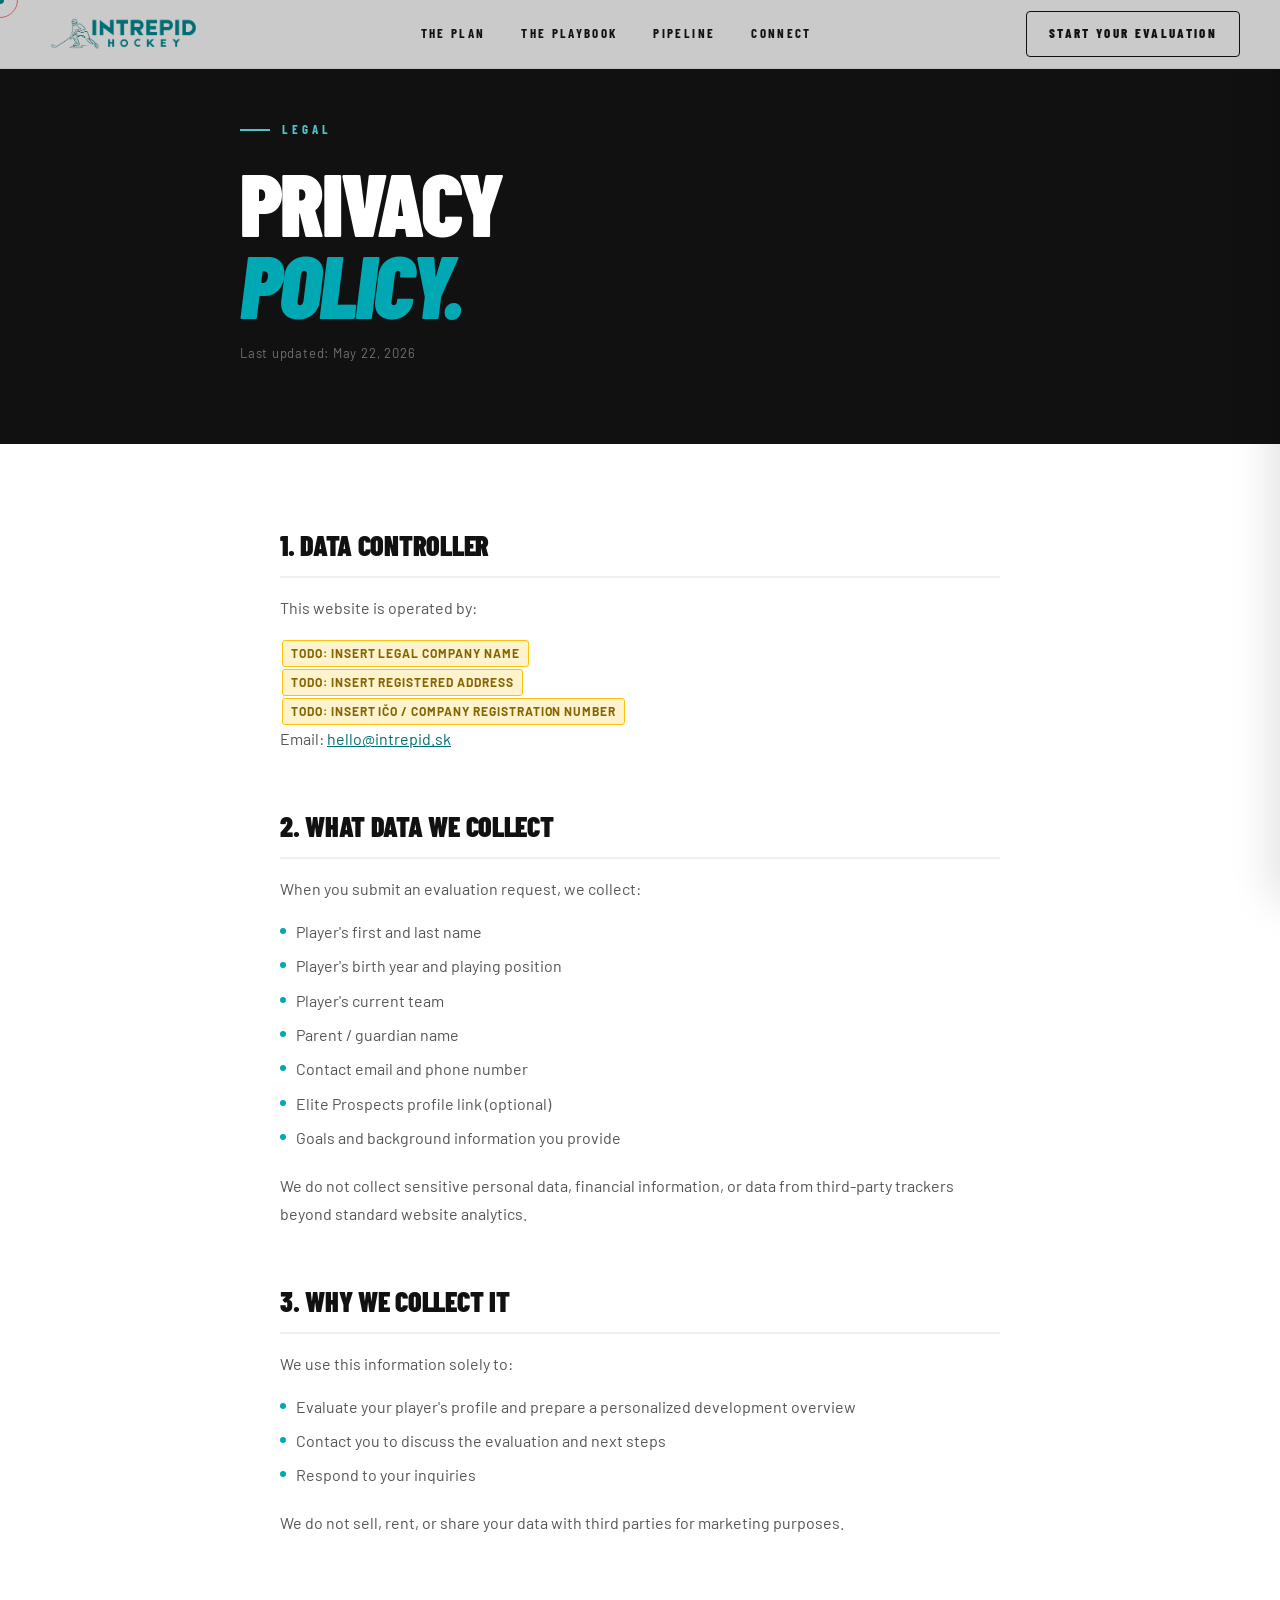
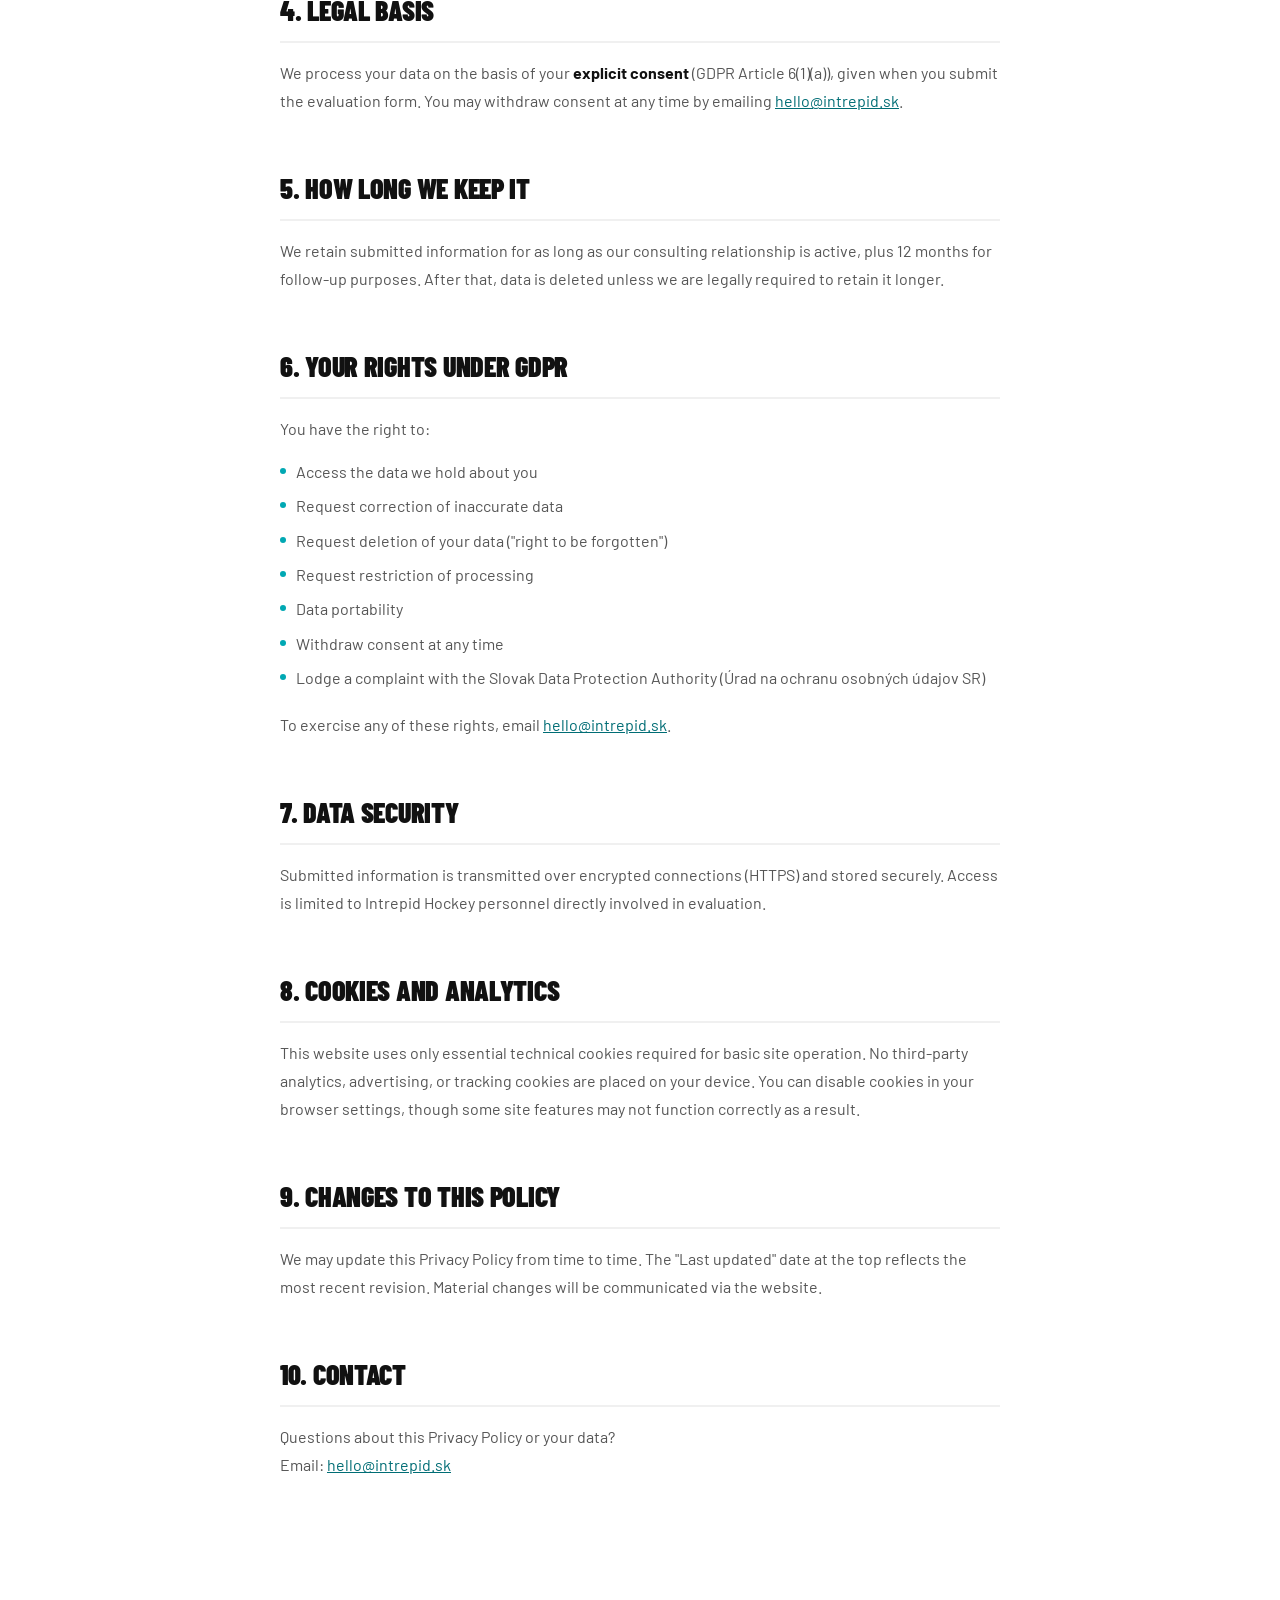
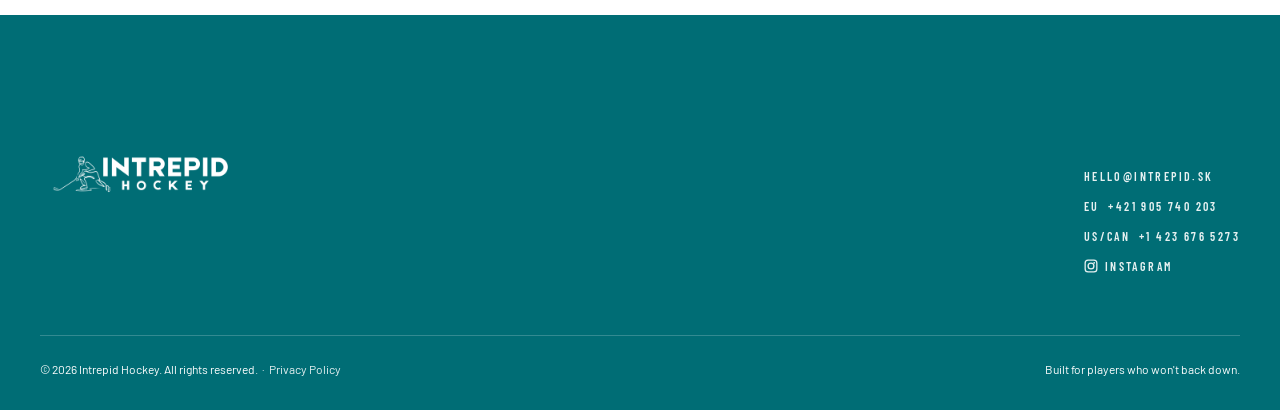
<file: privacy-policy.html>
﻿<!DOCTYPE html>
<html lang="en">
<head>
  <meta charset="UTF-8">
  <meta name="viewport" content="width=device-width, initial-scale=1.0">
  <title>Privacy Policy — Intrepid Hockey</title>
  <meta name="description" content="Privacy Policy for Intrepid Hockey — how we collect, use and protect your personal data.">
  <link rel="canonical" href="https://www.intrepid.sk/privacy-policy.html">
  <link rel="stylesheet" href="style.css">
  <style>
    /* ── Privacy Policy page — prose layout ──────────────────── */
    .pp-hero {
      background: var(--neutral-900);
      color: #fff;
      padding: 120px 40px 80px;
    }
    .pp-hero-inner {
      max-width: 800px;
      margin: 0 auto;
    }
    .pp-hero .section-num { color: var(--teal-300); margin-bottom: 20px; }
    .pp-hero .section-num::before { background: var(--teal-300); }
    .pp-title {
      font-family: var(--font-display);
      font-weight: 900;
      font-size: clamp(48px, 7vw, 96px);
      line-height: 0.92;
      letter-spacing: -0.03em;
      text-transform: uppercase;
      color: #fff;
    }
    .pp-title span { color: var(--teal-400); font-style: italic; }
    .pp-updated {
      margin-top: 20px;
      font-size: 13px;
      color: rgba(255,255,255,0.4);
      letter-spacing: 0.06em;
    }

    .pp-body {
      padding: 80px 40px 120px;
      background: var(--white);
    }
    .pp-body-inner {
      max-width: 720px;
      margin: 0 auto;
    }

    /* Prose styles */
    .pp-body h2 {
      font-family: var(--font-display);
      font-weight: 900;
      font-size: 28px;
      letter-spacing: -0.01em;
      text-transform: uppercase;
      color: var(--neutral-900);
      margin: 52px 0 16px;
      padding-bottom: 10px;
      border-bottom: 2px solid var(--neutral-100);
    }
    .pp-body h2:first-child { margin-top: 0; }
    .pp-body p {
      font-size: 16px;
      line-height: 1.75;
      color: var(--neutral-600);
      margin-bottom: 16px;
    }
    .pp-body ul {
      margin: 0 0 20px 0;
      padding-left: 0;
      list-style: none;
      display: flex;
      flex-direction: column;
      gap: 8px;
    }
    .pp-body li {
      display: flex;
      align-items: flex-start;
      gap: 10px;
      font-size: 16px;
      line-height: 1.65;
      color: var(--neutral-600);
    }
    .pp-body li::before {
      content: "";
      width: 6px; height: 6px;
      background: var(--teal-400);
      border-radius: 50%;
      flex-shrink: 0;
      margin-top: 9px;
    }
    .pp-body strong { color: var(--neutral-900); font-weight: 700; }
    .pp-body a { color: var(--teal-600); text-decoration: underline; }
    .pp-body a:hover { color: var(--teal-400); }
    .pp-todo {
      display: inline-block;
      background: #fff3cd;
      border: 1px solid #ffc107;
      color: #856404;
      font-size: 12px;
      font-weight: 700;
      letter-spacing: 0.08em;
      text-transform: uppercase;
      padding: 2px 8px;
      border-radius: 3px;
      margin: 0 2px;
    }

    @media (max-width: 640px) {
      .pp-hero { padding: 80px 24px 48px; }
      .pp-body { padding: 48px 24px 80px; }
    }
  </style>

  <!-- No-JS fallback: keep content visible and cursor normal if scripts don't run -->
  <noscript>
    <style>
      .reveal, .reveal-stagger > * { opacity: 1; transform: none; }
      body { cursor: auto; }
      .cursor-dot, .cursor-ring { display: none; }
    </style>
  </noscript>
</head>
<body>

  <a class="skip-link" href="#main">Skip to content</a>

  <!-- Custom cursor -->
  <div class="cursor-dot" aria-hidden="true"></div>
  <div class="cursor-ring" aria-hidden="true"></div>

  <!-- ── NAV ─────────────────────────────────────────────── -->
  <header>
    <nav class="nav" aria-label="Main navigation">
      <a href="index.html" class="nav-logo" aria-label="Intrepid Hockey — home">
        <img src="assets/logo-narrow.png" alt="Intrepid Hockey">
      </a>
      <div class="nav-links">
        <a href="index.html#services">The Plan</a>
        <a href="index.html#process">The Playbook</a>
        <a href="index.html#players">Pipeline</a>
        <a href="index.html#contact">Connect</a>
      </div>
      <div class="nav-right">
        <a href="index.html#evaluation" class="nav-cta">Start Your Evaluation</a>
        <button class="nav-hamburger" aria-label="Open navigation menu" aria-expanded="false" aria-controls="mobile-nav">
          <span></span>
          <span></span>
          <span></span>
        </button>
      </div>
    </nav>
  </header>

  <!-- Mobile drawer -->
  <div class="mobile-nav" id="mobile-nav" aria-hidden="true">
    <nav aria-label="Mobile navigation">
      <a href="index.html#services">The Plan</a>
      <a href="index.html#process">The Playbook</a>
      <a href="index.html#players">Pipeline</a>
      <a href="index.html#contact">Connect</a>
    </nav>
  </div>
  <div class="mobile-nav-overlay" aria-hidden="true"></div>

  <!-- ── HERO ─────────────────────────────────────────────── -->
  <section class="pp-hero">
    <div class="pp-hero-inner">
      <div class="section-num">Legal</div>
      <h1 class="pp-title">Privacy<br><span>Policy.</span></h1>
      <p class="pp-updated">
        <!-- TODO: Insert publication date -->
        Last updated: <span>May 22, 2026</span>
      </p>
    </div>
  </section>

  <!-- ── BODY ─────────────────────────────────────────────── -->
  <main class="pp-body" id="main">
    <div class="pp-body-inner">

      <h2>1. Data Controller</h2>
      <p>This website is operated by:</p>
      <p>
        <strong><span class="pp-todo">TODO: Insert legal company name</span></strong><br>
        <span class="pp-todo">TODO: Insert registered address</span><br>
        <span class="pp-todo">TODO: Insert IČO / company registration number</span><br>
        Email: <a href="mailto:hello@intrepid.sk">hello@intrepid.sk</a>
      </p>

      <h2>2. What Data We Collect</h2>
      <p>When you submit an evaluation request, we collect:</p>
      <ul>
        <li>Player's first and last name</li>
        <li>Player's birth year and playing position</li>
        <li>Player's current team</li>
        <li>Parent / guardian name</li>
        <li>Contact email and phone number</li>
        <li>Elite Prospects profile link (optional)</li>
        <li>Goals and background information you provide</li>
      </ul>
      <p>We do not collect sensitive personal data, financial information, or data from third-party trackers beyond standard website analytics.</p>

      <h2>3. Why We Collect It</h2>
      <p>We use this information solely to:</p>
      <ul>
        <li>Evaluate your player's profile and prepare a personalized development overview</li>
        <li>Contact you to discuss the evaluation and next steps</li>
        <li>Respond to your inquiries</li>
      </ul>
      <p>We do not sell, rent, or share your data with third parties for marketing purposes.</p>

      <h2>4. Legal Basis</h2>
      <p>We process your data on the basis of your <strong>explicit consent</strong> (GDPR Article 6(1)(a)), given when you submit the evaluation form. You may withdraw consent at any time by emailing <a href="mailto:hello@intrepid.sk">hello@intrepid.sk</a>.</p>

      <h2>5. How Long We Keep It</h2>
      <p>We retain submitted information for as long as our consulting relationship is active, plus 12 months for follow-up purposes. After that, data is deleted unless we are legally required to retain it longer.</p>

      <h2>6. Your Rights Under GDPR</h2>
      <p>You have the right to:</p>
      <ul>
        <li>Access the data we hold about you</li>
        <li>Request correction of inaccurate data</li>
        <li>Request deletion of your data ("right to be forgotten")</li>
        <li>Request restriction of processing</li>
        <li>Data portability</li>
        <li>Withdraw consent at any time</li>
        <li>Lodge a complaint with the Slovak Data Protection Authority (Úrad na ochranu osobných údajov SR)</li>
      </ul>
      <p>To exercise any of these rights, email <a href="mailto:hello@intrepid.sk">hello@intrepid.sk</a>.</p>

      <h2>7. Data Security</h2>
      <p>Submitted information is transmitted over encrypted connections (HTTPS) and stored securely. Access is limited to Intrepid Hockey personnel directly involved in evaluation.</p>

      <h2>8. Cookies and Analytics</h2>
      <p>
        <!-- TODO: Add cookie/analytics disclosure based on what trackers the site actually uses.
             If only essential cookies are used, state that.
             If Google Analytics or similar is used, disclose it and link to opt-out. -->
        This website uses only essential technical cookies required for basic site operation. No third-party analytics, advertising, or tracking cookies are placed on your device. You can disable cookies in your browser settings, though some site features may not function correctly as a result.
      </p>

      <h2>9. Changes to This Policy</h2>
      <p>We may update this Privacy Policy from time to time. The "Last updated" date at the top reflects the most recent revision. Material changes will be communicated via the website.</p>

      <h2>10. Contact</h2>
      <p>Questions about this Privacy Policy or your data?<br>
      Email: <a href="mailto:hello@intrepid.sk">hello@intrepid.sk</a></p>

    </div>
  </main>

  <!-- ── FOOTER ───────────────────────────────────────────── -->
  <footer class="footer" id="footer">
    <div class="footer-inner">
      <div class="footer-brand">
        <img src="assets/logo-full.png" alt="Intrepid Hockey">
      </div>
      <div class="footer-meta">
        <a href="mailto:hello@intrepid.sk">hello@intrepid.sk</a>
        <a href="tel:+421905740203">EU &nbsp;+421 905 740 203</a>
        <a href="tel:+14236765273">US/CAN &nbsp;+1 423 676 5273</a>
        <a href="https://www.instagram.com/intrepidhockey/" target="_blank" rel="noopener noreferrer">
          <svg width="14" height="14" viewBox="0 0 24 24" fill="none" stroke="currentColor" stroke-width="2.2" stroke-linecap="round" stroke-linejoin="round" aria-hidden="true" style="vertical-align:-2px;margin-right:7px"><rect x="2" y="2" width="20" height="20" rx="5" ry="5"/><circle cx="12" cy="12" r="5"/><circle cx="17.5" cy="6.5" r="1.5" fill="currentColor" stroke="none"/></svg>Instagram</a>
      </div>
    </div>
    <div class="footer-bottom">
      <span>© 2026 Intrepid Hockey. All rights reserved. &nbsp;·&nbsp; <a href="privacy-policy.html" class="footer-privacy-link">Privacy Policy</a></span>
      <span>Built for players who won't back down.</span>
    </div>
  </footer>

  <script src="main.js"></script>
</body>
</html>
</file>
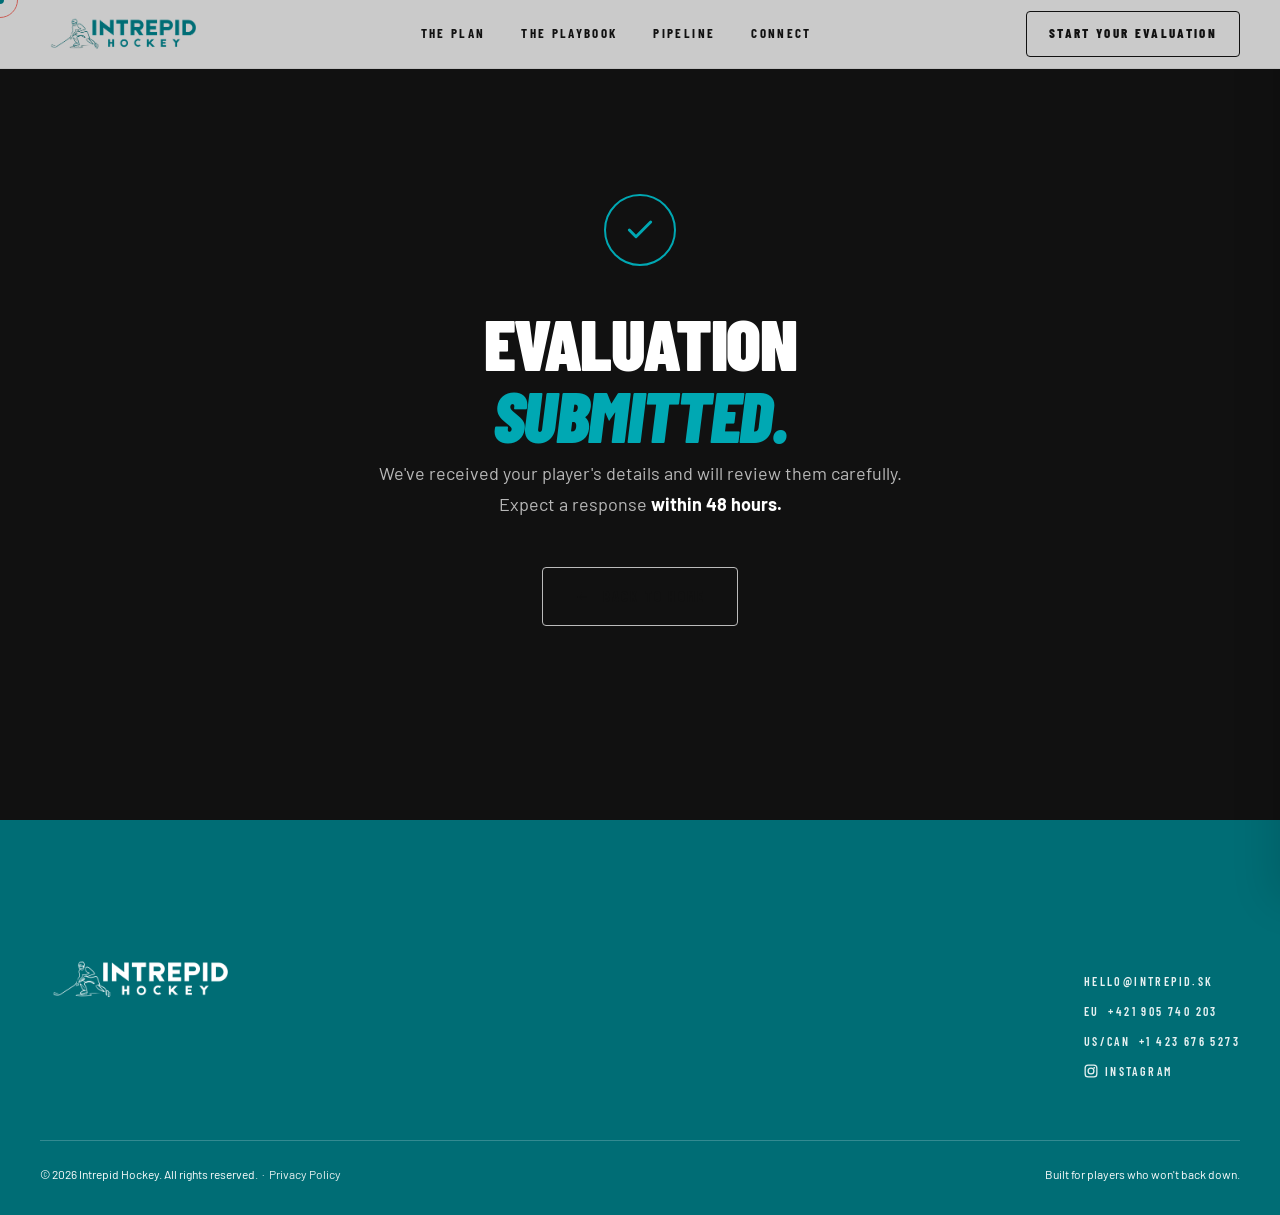
<file: thank-you.html>
﻿<!DOCTYPE html>
<html lang="en">
<head>
  <meta charset="UTF-8">
  <meta name="viewport" content="width=device-width, initial-scale=1.0">
  <title>Evaluation Submitted — Intrepid Hockey</title>
  <meta name="description" content="Your player evaluation request has been received. We'll be in touch within 48 hours.">
  <meta name="robots" content="noindex, nofollow">

  <!-- Favicons -->
  <link rel="icon"             type="image/x-icon" href="assets/favicon.ico">
  <link rel="icon"             type="image/png" sizes="16x16" href="assets/favicon-16x16.png">
  <link rel="icon"             type="image/png" sizes="32x32" href="assets/favicon-32x32.png">
  <link rel="apple-touch-icon" sizes="180x180"               href="assets/apple-touch-icon.png">

  <link rel="canonical" href="https://www.intrepid.sk/thank-you.html">

  <link rel="stylesheet" href="style.css">

  <style>
    .thankyou-section {
      min-height: calc(100vh - 80px);
      background: var(--neutral-900);
      display: flex;
      align-items: center;
      justify-content: center;
      padding: 80px 24px;
    }
    .thankyou-inner {
      text-align: center;
      max-width: 560px;
    }
    .thankyou-icon {
      width: 72px;
      height: 72px;
      border-radius: 50%;
      border: 2px solid var(--teal-400);
      display: flex;
      align-items: center;
      justify-content: center;
      margin: 0 auto 40px;
      color: var(--teal-400);
    }
    .thankyou-heading {
      font-family: var(--font-display);
      font-weight: 900;
      font-size: clamp(44px, 8vw, 72px);
      line-height: 1;
      letter-spacing: -0.02em;
      text-transform: uppercase;
      color: var(--white);
      margin-bottom: 8px;
    }
    .thankyou-heading .accent {
      color: var(--teal-400);
      font-style: italic;
    }
    .thankyou-sub {
      font-size: clamp(16px, 1.6vw, 18px);
      color: rgba(255,255,255,0.7);
      line-height: 1.7;
      margin-bottom: 48px;
    }
    .thankyou-sub strong {
      color: var(--white);
    }
  </style>

  <!-- No-JS fallback: keep content visible and cursor normal if scripts don't run -->
  <noscript>
    <style>
      .reveal, .reveal-stagger > * { opacity: 1; transform: none; }
      body { cursor: auto; }
      .cursor-dot, .cursor-ring { display: none; }
    </style>
  </noscript>
</head>
<body>

  <a class="skip-link" href="#main">Skip to content</a>

  <!-- Custom cursor -->
  <div class="cursor-dot" aria-hidden="true"></div>
  <div class="cursor-ring" aria-hidden="true"></div>

  <!-- ── NAV ──────────────────────────────────────────────── -->
  <header>
    <nav class="nav" aria-label="Main navigation">
      <a href="index.html" class="nav-logo" aria-label="Intrepid Hockey — home">
        <img src="assets/logo-narrow.png" alt="" width="400" height="125">
      </a>
      <div class="nav-links">
        <a href="index.html#services">The Plan</a>
        <a href="index.html#process">The Playbook</a>
        <a href="index.html#players">Pipeline</a>
        <a href="index.html#contact">Connect</a>
      </div>
      <div class="nav-right">
        <a href="index.html#evaluation" class="nav-cta">Start Your Evaluation</a>
        <button class="nav-hamburger" aria-label="Open navigation menu" aria-expanded="false" aria-controls="mobile-nav">
          <span></span><span></span><span></span>
        </button>
      </div>
    </nav>
  </header>

  <div class="mobile-nav" id="mobile-nav" aria-hidden="true">
    <nav aria-label="Mobile navigation">
      <a href="index.html#services">The Plan</a>
      <a href="index.html#process">The Playbook</a>
      <a href="index.html#players">Pipeline</a>
      <a href="index.html#contact">Connect</a>
    </nav>
  </div>
  <div class="mobile-nav-overlay" aria-hidden="true"></div>

  <main id="main">
    <section class="thankyou-section" aria-labelledby="thankyou-heading">
      <div class="thankyou-inner">

        <!-- Checkmark icon -->
        <div class="thankyou-icon" aria-hidden="true">
          <svg width="32" height="32" viewBox="0 0 24 24" fill="none" stroke="currentColor"
               stroke-width="2.2" stroke-linecap="round" stroke-linejoin="round">
            <polyline points="20 6 9 17 4 12"/>
          </svg>
        </div>

        <h1 class="thankyou-heading" id="thankyou-heading">
          Evaluation<br><span class="accent">Submitted.</span>
        </h1>

        <p class="thankyou-sub">
          We've received your player's details and will review them carefully.<br>
          Expect a response <strong>within 48 hours.</strong>
        </p>

        <a href="index.html" class="btn btn-ghost">
          <svg width="16" height="16" viewBox="0 0 24 24" fill="none" stroke="currentColor"
               stroke-width="2.2" stroke-linecap="round" stroke-linejoin="round" aria-hidden="true">
            <line x1="19" y1="12" x2="5" y2="12"/><polyline points="11 18 5 12 11 6"/>
          </svg>
          <span>Back to home</span>
        </a>

      </div>
    </section>
  </main>

  <!-- ── FOOTER ──────────────────────────────────────────── -->
  <footer class="footer" id="footer">
    <div class="footer-inner">
      <div class="footer-brand">
        <img src="assets/logo-full.png" alt="Intrepid Hockey" loading="lazy">
      </div>
      <div class="footer-meta">
        <a href="mailto:hello@intrepid.sk">hello@intrepid.sk</a>
        <a href="tel:+421905740203">EU &nbsp;+421 905 740 203</a>
        <a href="tel:+14236765273">US/CAN &nbsp;+1 423 676 5273</a>
        <a href="https://www.instagram.com/intrepidhockey/" target="_blank" rel="noopener noreferrer">
          <svg width="14" height="14" viewBox="0 0 24 24" fill="none" stroke="currentColor" stroke-width="2.2" stroke-linecap="round" stroke-linejoin="round" aria-hidden="true" style="vertical-align:-2px;margin-right:7px"><rect x="2" y="2" width="20" height="20" rx="5" ry="5"/><circle cx="12" cy="12" r="5"/><circle cx="17.5" cy="6.5" r="1.5" fill="currentColor" stroke="none"/></svg>Instagram</a>
      </div>
    </div>
    <div class="footer-bottom">
      <span>© 2026 Intrepid Hockey. All rights reserved. &nbsp;·&nbsp; <a href="privacy-policy.html" class="footer-privacy-link">Privacy Policy</a></span>
      <span>Built for players who won't back down.</span>
    </div>
  </footer>

  <script src="main.js"></script>
</body>
</html>
</file>
<file: style.css>
/* ============================================================
   INTREPID HOCKEY — style.css
   Design tokens · Layout · Components · Animations · Responsive
   ============================================================ */

/* ── SELF-HOSTED BARLOW CONDENSED (display/headings) ─────── */
@font-face { font-family:'Barlow Condensed'; src:url('fonts/BarlowCondensed-Light.woff2') format('woff2'); font-weight:300; font-style:normal; font-display:swap; }
@font-face { font-family:'Barlow Condensed'; src:url('fonts/BarlowCondensed-Regular.woff2') format('woff2'); font-weight:400; font-style:normal; font-display:swap; }
@font-face { font-family:'Barlow Condensed'; src:url('fonts/BarlowCondensed-Medium.woff2') format('woff2'); font-weight:500; font-style:normal; font-display:swap; }
@font-face { font-family:'Barlow Condensed'; src:url('fonts/BarlowCondensed-SemiBold.woff2') format('woff2'); font-weight:600; font-style:normal; font-display:swap; }
@font-face { font-family:'Barlow Condensed'; src:url('fonts/BarlowCondensed-Bold.woff2') format('woff2'); font-weight:700; font-style:normal; font-display:swap; }
@font-face { font-family:'Barlow Condensed'; src:url('fonts/BarlowCondensed-ExtraBold.woff2') format('woff2'); font-weight:800; font-style:normal; font-display:swap; }
@font-face { font-family:'Barlow Condensed'; src:url('fonts/BarlowCondensed-Black.woff2') format('woff2'); font-weight:900; font-style:normal; font-display:swap; }
@font-face { font-family:'Barlow Condensed'; src:url('fonts/BarlowCondensed-LightItalic.woff2') format('woff2'); font-weight:300; font-style:italic; font-display:swap; }
@font-face { font-family:'Barlow Condensed'; src:url('fonts/BarlowCondensed-Italic.woff2') format('woff2'); font-weight:400; font-style:italic; font-display:swap; }
@font-face { font-family:'Barlow Condensed'; src:url('fonts/BarlowCondensed-MediumItalic.woff2') format('woff2'); font-weight:500; font-style:italic; font-display:swap; }
@font-face { font-family:'Barlow Condensed'; src:url('fonts/BarlowCondensed-SemiBoldItalic.woff2') format('woff2'); font-weight:600; font-style:italic; font-display:swap; }
@font-face { font-family:'Barlow Condensed'; src:url('fonts/BarlowCondensed-BoldItalic.woff2') format('woff2'); font-weight:700; font-style:italic; font-display:swap; }
@font-face { font-family:'Barlow Condensed'; src:url('fonts/BarlowCondensed-ExtraBoldItalic.woff2') format('woff2'); font-weight:800; font-style:italic; font-display:swap; }
@font-face { font-family:'Barlow Condensed'; src:url('fonts/BarlowCondensed-BlackItalic.woff2') format('woff2'); font-weight:900; font-style:italic; font-display:swap; }

/* ── SELF-HOSTED BARLOW (body text) ──────────────────────── */
@font-face { font-family:'Barlow'; src:url('fonts/Barlow-Thin.woff2') format('woff2'); font-weight:100; font-style:normal; font-display:swap; }
@font-face { font-family:'Barlow'; src:url('fonts/Barlow-ThinItalic.woff2') format('woff2'); font-weight:100; font-style:italic; font-display:swap; }
@font-face { font-family:'Barlow'; src:url('fonts/Barlow-ExtraLight.woff2') format('woff2'); font-weight:200; font-style:normal; font-display:swap; }
@font-face { font-family:'Barlow'; src:url('fonts/Barlow-ExtraLightItalic.woff2') format('woff2'); font-weight:200; font-style:italic; font-display:swap; }
@font-face { font-family:'Barlow'; src:url('fonts/Barlow-Light.woff2') format('woff2'); font-weight:300; font-style:normal; font-display:swap; }
@font-face { font-family:'Barlow'; src:url('fonts/Barlow-LightItalic.woff2') format('woff2'); font-weight:300; font-style:italic; font-display:swap; }
@font-face { font-family:'Barlow'; src:url('fonts/Barlow-Regular.woff2') format('woff2'); font-weight:400; font-style:normal; font-display:swap; }
@font-face { font-family:'Barlow'; src:url('fonts/Barlow-Italic.woff2') format('woff2'); font-weight:400; font-style:italic; font-display:swap; }
@font-face { font-family:'Barlow'; src:url('fonts/Barlow-Medium.woff2') format('woff2'); font-weight:500; font-style:normal; font-display:swap; }
@font-face { font-family:'Barlow'; src:url('fonts/Barlow-MediumItalic.woff2') format('woff2'); font-weight:500; font-style:italic; font-display:swap; }
@font-face { font-family:'Barlow'; src:url('fonts/Barlow-SemiBold.woff2') format('woff2'); font-weight:600; font-style:normal; font-display:swap; }
@font-face { font-family:'Barlow'; src:url('fonts/Barlow-SemiBoldItalic.woff2') format('woff2'); font-weight:600; font-style:italic; font-display:swap; }
@font-face { font-family:'Barlow'; src:url('fonts/Barlow-Bold.woff2') format('woff2'); font-weight:700; font-style:normal; font-display:swap; }
@font-face { font-family:'Barlow'; src:url('fonts/Barlow-BoldItalic.woff2') format('woff2'); font-weight:700; font-style:italic; font-display:swap; }
@font-face { font-family:'Barlow'; src:url('fonts/Barlow-ExtraBold.woff2') format('woff2'); font-weight:800; font-style:normal; font-display:swap; }
@font-face { font-family:'Barlow'; src:url('fonts/Barlow-ExtraBoldItalic.woff2') format('woff2'); font-weight:800; font-style:italic; font-display:swap; }
@font-face { font-family:'Barlow'; src:url('fonts/Barlow-Black.woff2') format('woff2'); font-weight:900; font-style:normal; font-display:swap; }
@font-face { font-family:'Barlow'; src:url('fonts/Barlow-BlackItalic.woff2') format('woff2'); font-weight:900; font-style:italic; font-display:swap; }

/* ── DESIGN TOKENS ────────────────────────────────────────── */
:root {
  --teal-900: #003a3f;
  --teal-800: #004d52;
  --teal-700: #005f66;
  --teal-600: #006D75;
  --teal-500: #008a94;
  --teal-400: #00a8b3;
  --teal-300: #4dc4cc;
  --teal-200: #99dde3;
  --teal-100: #cceeee;
  --teal-50:  #e8f7f8;

  --neutral-900: #111111;
  --neutral-850: #1a1a1a;
  --neutral-800: #222222;
  --neutral-700: #3a3a3a;
  --neutral-600: #555555;
  --neutral-500: #777777;
  --neutral-400: #999999;
  --neutral-300: #bbbbbb;
  --neutral-200: #dddddd;
  --neutral-100: #f0f0f0;
  --neutral-50:  #f8f8f8;
  --white:       #ffffff;
  --error:       #ff6b6b;

  --font-display: 'Barlow Condensed', sans-serif;
  --font-body:    'Barlow', sans-serif;
}

/* ── RESET ────────────────────────────────────────────────── */
*, *::before, *::after { box-sizing: border-box; margin: 0; padding: 0; }

html { scroll-behavior: smooth; scroll-padding-top: 80px; }

html, body {
  background: var(--white);
  color: var(--neutral-900);
  font-family: var(--font-body);
  font-size: 16px;
  line-height: 1.5;
  overflow-x: hidden;
  -webkit-font-smoothing: antialiased;
}

body { cursor: none; }
a { color: inherit; text-decoration: none; }
button { font: inherit; cursor: none; border: none; background: none; }

/* ── GLOBAL FOCUS STYLES ──────────────────────────────────── */
/* Visible ring for keyboard navigation on all interactive elements.
   Component-level :focus-visible rules override this where needed. */
:focus-visible {
  outline: 2px solid var(--teal-400);
  outline-offset: 3px;
}
/* Suppress default outline on mouse/touch clicks */
:focus:not(:focus-visible) { outline: none; }
img { display: block; max-width: 100%; }
ul { list-style: none; }

/* ── SKIP TO CONTENT ──────────────────────────────────────── */
/* Hidden off-screen until focused via keyboard */
.skip-link {
  position: absolute;
  left: 8px; top: -56px;
  z-index: 1000;
  background: var(--neutral-900);
  color: #fff;
  font-family: var(--font-display);
  font-weight: 700;
  font-size: 14px;
  letter-spacing: 0.08em;
  text-transform: uppercase;
  padding: 12px 20px;
  border-radius: 4px;
  transition: top .2s ease;
}
.skip-link:focus { top: 8px; }

/* ── CUSTOM CURSOR ────────────────────────────────────────── */
.cursor-dot,
.cursor-ring {
  position: fixed;
  top: 0; left: 0;
  pointer-events: none;
  z-index: 9999;
  transform: translate(-50%, -50%);
  will-change: transform;
}
.cursor-dot {
  width: 8px; height: 8px;
  background: var(--teal-600);
  border-radius: 50%;
  transition: width .25s, height .25s, background .25s;
}
.cursor-ring {
  width: 36px; height: 36px;
  border: 1.5px solid var(--teal-600);
  border-radius: 50%;
  transition: width .35s cubic-bezier(.16,1,.3,1),
              height .35s cubic-bezier(.16,1,.3,1),
              border-color .25s, background .25s;
  mix-blend-mode: difference;
}
body.cursor-hover .cursor-ring {
  width: 70px; height: 70px;
  border-color: var(--teal-300);
  background: rgba(0,109,117,0.08);
}
body.cursor-hover .cursor-dot { width: 0; height: 0; }

@media (max-width: 720px), (pointer: coarse) {
  body { cursor: auto; }
  button { cursor: pointer; }
  .cursor-dot, .cursor-ring { display: none; }
}

/* ── NAV ──────────────────────────────────────────────────── */
.nav {
  position: fixed;
  top: 0; left: 0; right: 0;
  z-index: 200;
  display: flex;
  align-items: center;
  justify-content: space-between;
  padding: 8px 40px;
  background: rgba(255,255,255,0.78);
  -webkit-backdrop-filter: blur(14px) saturate(160%);
  backdrop-filter: blur(14px) saturate(160%);
  border-bottom: 1px solid rgba(0,0,0,0.06);
}
.nav-logo img {
  height: 52px;
  width: auto;
}
.nav-links {
  display: flex;
  gap: 36px;
  font-family: var(--font-display);
  font-weight: 700;
  font-size: 13px;
  letter-spacing: 0.18em;
  text-transform: uppercase;
}
.nav-links a {
  position: relative;
  padding: 4px 0;
  transition: color .2s;
}
.nav-links a::after {
  content: "";
  position: absolute;
  left: 0; bottom: -2px;
  width: 0; height: 2px;
  background: currentColor;
  transition: width .35s cubic-bezier(.16,1,.3,1);
}
.nav-links a:hover::after { width: 100%; }

.nav-right {
  display: flex;
  align-items: center;
  gap: 16px;
}
.nav-cta {
  font-family: var(--font-display);
  font-weight: 800;
  font-size: 13px;
  letter-spacing: 0.18em;
  text-transform: uppercase;
  padding: 12px 22px;
  border: 1.5px solid currentColor;
  border-radius: 4px;
  transition: background .25s, color .25s;
}
.nav-cta:hover { background: var(--neutral-900); color: #fff; border-color: var(--neutral-900); }

/* ── HAMBURGER ────────────────────────────────────────────── */
.nav-hamburger {
  display: none;
  flex-direction: column;
  justify-content: center;
  gap: 5px;
  width: 44px;
  height: 44px;
  padding: 8px;
  background: none;
  border: none;
  cursor: pointer;
  z-index: 201;
}
.nav-hamburger span {
  display: block;
  width: 100%;
  height: 2px;
  background: var(--neutral-900);
  border-radius: 2px;
  transition: transform .35s cubic-bezier(.16,1,.3,1), opacity .25s;
  transform-origin: center;
}
.nav-hamburger.open span:nth-child(1) { transform: translateY(7px) rotate(45deg); }
.nav-hamburger.open span:nth-child(2) { opacity: 0; transform: scaleX(0); }
.nav-hamburger.open span:nth-child(3) { transform: translateY(-7px) rotate(-45deg); }

/* ── MOBILE DRAWER ────────────────────────────────────────── */
.mobile-nav {
  position: fixed;
  top: 0; right: 0;
  width: min(320px, 85vw);
  height: 100dvh;
  background: var(--white);
  z-index: 199;
  display: flex;
  align-items: center;
  padding: 80px 40px 40px;
  transform: translateX(100%);
  transition: transform .45s cubic-bezier(.16,1,.3,1);
  box-shadow: -8px 0 40px rgba(0,0,0,0.12);
}
.mobile-nav.open { transform: translateX(0); }
.mobile-nav nav {
  display: flex;
  flex-direction: column;
  gap: 0;
  width: 100%;
}
.mobile-nav nav a {
  font-family: var(--font-display);
  font-weight: 800;
  font-size: 26px;
  letter-spacing: 0.04em;
  text-transform: uppercase;
  color: var(--neutral-900);
  padding: 16px 0;
  border-bottom: 1px solid var(--neutral-100);
  display: block;
  transition: color .2s, padding-left .3s cubic-bezier(.16,1,.3,1);
}
.mobile-nav nav a:hover { color: var(--teal-600); padding-left: 8px; }
.mobile-nav nav a.btn {
  margin-top: 28px;
  border-bottom: none;
  font-size: 14px;
  letter-spacing: 0.16em;
  padding: 18px 32px;
  justify-content: center;
}

.mobile-nav-overlay {
  position: fixed;
  inset: 0;
  background: rgba(0,0,0,0.45);
  z-index: 198;
  opacity: 0;
  pointer-events: none;
  transition: opacity .4s;
  -webkit-backdrop-filter: blur(4px);
  backdrop-filter: blur(4px);
}
.mobile-nav-overlay.open { opacity: 1; pointer-events: all; }

@media (max-width: 880px) {
  .nav-links, .nav-cta { display: none; }
  .nav-hamburger { display: flex; }
  .nav { padding: 8px 20px; }
}

/* ── HERO ─────────────────────────────────────────────────── */
.hero {
  position: relative;
  background: var(--white);
  overflow: hidden;
  display: flex;
  align-items: flex-start;
  padding: 90px 40px 120px;
}
.hero-bg-grid {
  position: absolute;
  inset: 0;
  background-image:
    linear-gradient(to right,  rgba(0,109,117,0.06) 1px, transparent 1px),
    linear-gradient(to bottom, rgba(0,109,117,0.06) 1px, transparent 1px);
  background-size: 80px 80px;
  pointer-events: none;
  mask-image: radial-gradient(ellipse 80% 60% at center, #000 30%, transparent 80%);
  -webkit-mask-image: radial-gradient(ellipse 80% 60% at center, #000 30%, transparent 80%);
}
.hero-rink {
  position: absolute;
  inset: 0;
  pointer-events: none;
  opacity: 0.5;
}
.hero-inner {
  position: relative;
  z-index: 2;
  max-width: 1400px;
  margin: 0 auto;
  width: 100%;
  display: flex;
  flex-direction: column;
  gap: 24px;
}
.hero-main-row {
  display: flex;
  align-items: flex-end;
  gap: 40px;
}
.hero-text {
  flex: 1;
  min-width: 0;
}
.hero-eyebrow {
  font-family: var(--font-display);
  font-weight: 700;
  font-size: 13px;
  letter-spacing: 0.3em;
  text-transform: uppercase;
  color: var(--teal-600);
  display: flex;
  align-items: center;
  gap: 14px;
}
.hero-eyebrow::before {
  content: "";
  width: 60px; height: 1.5px;
  background: var(--teal-600);
  flex-shrink: 0;
}

/* ── MANIFESTO HEADLINE ───────────────────────────────────── */
.hero-title {
  font-family: var(--font-display);
  font-weight: 900;
  text-transform: uppercase;
  color: var(--neutral-900);
  margin-top: 8px;
}
.hero-title .word {
  display: inline-block;
  overflow: visible;
  vertical-align: top;
}
.hero-title .word > span {
  display: inline-block;
  padding: 0.06em 0.04em 0.16em;
  transform: translateY(110%);
  animation: rise 1.1s cubic-bezier(.16,1,.3,1) forwards;
  white-space: nowrap;
}
.hero-title .accent {
  color: var(--teal-600);
  font-style: italic;
}
.hero-title .stroke {
  -webkit-text-stroke: 2px var(--neutral-900);
  color: transparent;
}

@keyframes rise { to { transform: translateY(0); } }

.word-static > span {
  transform: translateY(0);
  animation: none;
  padding: 0.06em 0.04em 0.16em;
}

.mf-row-1 .mf-line {
  align-items: flex-end;
}

.mf-row-1 .mf-swap {
  display: inline-flex;
  align-items: flex-end;
}

.hero-manifesto {
  display: flex;
  flex-direction: column;
  font-size: clamp(40px, 7.6vw, 124px);
  line-height: 1;
  margin-top: 24px;
  width: 100%;
}

.hero-manifesto .mf-row {
  display: flex;
  align-items: center;
  gap: clamp(12px, 1.6vw, 30px);
  padding: 6px 0;
  border-bottom: 1px solid rgba(0,0,0,0.07);
  transition: padding-left .5s cubic-bezier(.16,1,.3,1);
  overflow: visible;
}
.hero-manifesto .mf-row:last-child { border-bottom: none; }
.hero-manifesto .mf-row:hover { padding-left: 14px; }

.hero-manifesto .mf-tag {
  font-family: var(--font-display);
  font-weight: 700;
  font-size: clamp(10px, 0.9vw, 14px);
  letter-spacing: 0.3em;
  color: var(--teal-600);
  flex-shrink: 0;
  width: clamp(26px, 3vw, 44px);
  align-self: center;
}
.hero-manifesto .mf-line {
  display: inline-flex;
  flex-wrap: nowrap;
  align-items: center;
  gap: 0.42em;
  white-space: nowrap;
}
/* Row 2 — italic + outlined */
.hero-manifesto .mf-row-2 .mf-line { color: var(--teal-600); font-style: italic; }
.hero-manifesto .mf-row-2 .word:not(.stroke) > span { color: var(--teal-600); }

/* Row 1 — OLD → RULES swap */
.hero-manifesto .mf-swap {
  position: relative;
  display: inline-block;
  white-space: nowrap;
}
.hero-manifesto .mf-swap-old {
  position: absolute;
  left: 0; top: 0;
  color: var(--neutral-300);
  font-style: italic;
  display: inline-block;
  animation: swapOut 1.1s cubic-bezier(.7,0,.3,1) 2.5s forwards;
  pointer-events: none;
  z-index: 2;
}
.hero-manifesto .mf-swap-old::after {
  content: "";
  position: absolute;
  left: -3%; right: -3%; top: 50%;
  height: 0.09em;
  background: var(--teal-600);
  transform: scaleX(0);
  transform-origin: left center;
  animation: strikeIn 0.5s cubic-bezier(.7,0,.3,1) 2.45s forwards;
}
@keyframes strikeIn { to { transform: scaleX(1); } }
@keyframes swapOut {
  0%   { opacity: 1; transform: translateY(0); }
  55%  { opacity: 1; transform: translateY(0); }
  100% { opacity: 0; transform: translateY(-30%); }
}

/* Row 3 — target rings */
.hero-manifesto .mf-target {
  position: relative;
  display: inline-block;
  isolation: isolate;
}
.hero-manifesto .mf-target > .word { position: relative; z-index: 2; }
.hero-manifesto .mf-target-ring {
  position: absolute;
  left: 50%; top: 52%;
  transform: translate(-50%, -50%);
  pointer-events: none;
  width: 0; height: 0;
  z-index: 1;
}
.hero-manifesto .mf-target-ring .r {
  position: absolute;
  border-radius: 50%;
  border: 2px solid var(--teal-500);
  left: 0; top: 0;
  transform: translate(-50%, -50%);
  opacity: 0;
  animation: ringPulse 2.8s cubic-bezier(.16,1,.3,1) infinite;
}
.r1 { width: 1.1em; height: 1.1em; animation-delay: 1.2s;  }
.r2 { width: 1.6em; height: 1.6em; animation-delay: 1.55s; }
.r3 { width: 2.1em; height: 2.1em; animation-delay: 1.9s;  }
@keyframes ringPulse {
  0%   { opacity: 0; transform: translate(-50%,-50%) scale(0.4); }
  18%  { opacity: 0.5; }
  70%  { opacity: 0.05; }
  100% { opacity: 0; transform: translate(-50%,-50%) scale(1.1); }
}

/* Hero bottom row */
.hero-subline {
  display: flex;
  align-items: flex-end;
  justify-content: space-between;
  gap: 40px;
  margin-top: 40px;
  flex-wrap: wrap;
}
.hero-tag {
  max-width: 480px;
  font-size: 17px;
  line-height: 1.55;
  color: var(--neutral-700);
}
.hero-tag strong { color: var(--neutral-900); font-weight: 600; }
.hero-tag .accent { color: var(--teal-600); font-weight: 600; }
.hero-actions { display: flex; align-items: center; gap: 32px; flex-wrap: wrap; }

/* Hero scroll-anchor links — wayfinding, not conversion CTAs */
.hero-scroll-link {
  display: inline-flex;
  align-items: center;
  gap: 10px;
  font-family: var(--font-display);
  font-weight: 900;
  font-size: 17px;
  letter-spacing: 0.18em;
  text-transform: uppercase;
  color: var(--teal-600);
  text-decoration: none;
  position: relative;
  padding-bottom: 4px;
}
.hero-scroll-link::after {
  content: "";
  position: absolute;
  left: 0; bottom: 0;
  width: 100%; height: 2.5px;
  background: var(--teal-600);
  transform: scaleX(0);
  transform-origin: left;
  transition: transform 200ms ease-out;
}
.hero-scroll-link:hover { color: var(--teal-800); }
/* Desktop: underline slides in on hover */
.hero-scroll-link:hover::after { transform: scaleX(1); }

/* Mobile: original smaller size, no underline */
@media (max-width: 880px) {
  .hero-scroll-link {
    font-size: 14px;
    font-weight: 800;
    letter-spacing: 0.16em;
    gap: 8px;
  }
  .hero-scroll-link:hover::after { transform: scaleX(0); }
}
.hero-scroll-link svg { flex-shrink: 0; transition: transform 300ms ease; }
.hero-scroll-link:hover svg { transform: translateY(3px); }

/* ── BUTTONS ──────────────────────────────────────────────── */
.btn {
  font-family: var(--font-display);
  font-weight: 800;
  font-size: 14px;
  letter-spacing: 0.16em;
  text-transform: uppercase;
  padding: 18px 32px;
  border-radius: 4px;
  display: inline-flex;
  align-items: center;
  gap: 12px;
  position: relative;
  overflow: hidden;
  transition: transform .25s cubic-bezier(.16,1,.3,1);
}
.btn-primary { background: var(--teal-600); color: #fff; border: none; }
.btn-primary::before {
  content: "";
  position: absolute; inset: 0;
  background: var(--neutral-900);
  transform: translateY(101%);
  transition: transform .45s cubic-bezier(.7,0,.3,1);
  z-index: 0;
}
.btn-primary:hover::before { transform: translateY(0); }
.btn-primary > * { position: relative; z-index: 1; }
.btn-ghost {
  background: transparent;
  color: var(--neutral-900);
  border: 1.5px solid var(--neutral-300);
}
.btn-ghost:hover { border-color: var(--neutral-900); }
.btn .arrow { width: 16px; height: 16px; transition: transform .35s cubic-bezier(.16,1,.3,1); flex-shrink: 0; }
.btn:hover .arrow { transform: translateX(4px); }

/* Hero player illustration */
.hero-player {
  flex-shrink: 0;
  width: 44%;
  pointer-events: none;
  filter: drop-shadow(0 30px 60px rgba(0,109,117,0.15));
}
.hero-player img { width: 100%; display: block; }

/* Floating pills */
.hero-floats { position: absolute; inset: 0; pointer-events: none; z-index: 1; }
.hero-float {
  position: absolute;
  font-family: var(--font-display);
  font-weight: 700;
  font-size: 11px;
  letter-spacing: 0.2em;
  text-transform: uppercase;
  color: var(--teal-600);
  background: var(--white);
  padding: 8px 14px;
  border: 1px solid var(--teal-200);
  border-radius: 999px;
  display: flex;
  align-items: center;
  gap: 8px;
  box-shadow: 0 4px 12px rgba(0,109,117,0.12);
  animation: bob 4s ease-in-out infinite;
}
.hero-float .dot {
  width: 6px; height: 6px;
  background: var(--teal-500);
  border-radius: 50%;
  animation: pulse 1.6s ease-in-out infinite;
}
.float-1 { top: 16%;    right: 16%; animation-delay: 0s;   }
.float-2 { top: 46%;    right: 38%; animation-delay: 1.2s; }
.float-3 { bottom: 16%; right: 5%;  animation-delay: 2.1s; }
@keyframes pulse { 0%,100% { transform:scale(1); opacity:1; } 50% { transform:scale(1.6); opacity:0.5; } }
@keyframes bob   { 0%,100% { transform:translateY(0); }       50% { transform:translateY(-10px); } }

/* Scroll indicator */
.hero-scroll {
  position: absolute;
  bottom: 28px; left: 50%;
  transform: translateX(-50%);
  display: flex;
  flex-direction: column;
  align-items: center;
  gap: 8px;
  font-family: var(--font-display);
  font-weight: 600;
  font-size: 11px;
  letter-spacing: 0.3em;
  text-transform: uppercase;
  color: #6d6d6d;
  z-index: 3;
}
.hero-scroll-line {
  width: 1px; height: 60px;
  background: linear-gradient(to bottom, var(--neutral-300), transparent);
  position: relative;
  overflow: hidden;
}
.hero-scroll-line::after {
  content: "";
  position: absolute;
  top: -30px; left: 0; right: 0;
  height: 30px;
  background: linear-gradient(to bottom, transparent, var(--teal-600));
  animation: scrollDown 2.5s ease-in-out infinite;
}
@keyframes scrollDown { 0% { top:-30px; } 100% { top:60px; } }

/* ── HERO RESPONSIVE ──────────────────────────────────────── */
@media (max-width: 880px) {
  .hero { padding: 84px 20px 120px; }
  .hero-eyebrow::before { display: none; }
  .hero-main-row { flex-direction: column; }
  .hero-player {
    position: absolute;
    top: 58px; right: 0;
    width: 38vw; max-width: 180px;
    opacity: 0.35;
    z-index: 0;
    align-self: unset;
    filter: drop-shadow(0 8px 24px rgba(0,109,117,0.10));
  }
  .hero-text { position: relative; z-index: 1; }
  .hero-scroll { display: none; }
  .hero-floats { opacity: 0; pointer-events: none; }
}
@media (max-width: 540px) {
  .hero-manifesto { font-size: clamp(34px, 10vw, 54px); }
  .hero-subline { flex-direction: column; align-items: flex-start; }
}

/* ── SECTION SHARED ───────────────────────────────────────── */
.section-head {
  display: flex;
  justify-content: space-between;
  align-items: flex-end;
  max-width: 1400px;
  margin: 0 auto 60px;
  gap: 40px;
  flex-wrap: wrap;
}
.section-num {
  font-family: var(--font-display);
  font-weight: 700;
  font-size: 13px;
  letter-spacing: 0.3em;
  color: var(--teal-600);
  display: flex;
  align-items: center;
  gap: 12px;
  text-transform: uppercase;
  margin-bottom: 18px;
}
.section-num::before {
  content: "";
  width: 30px; height: 1.5px;
  background: var(--teal-600);
  flex-shrink: 0;
}
.section-title {
  font-family: var(--font-display);
  font-weight: 900;
  font-size: clamp(48px, 7vw, 110px);
  line-height: 0.9;
  letter-spacing: -0.025em;
  text-transform: uppercase;
}
.section-title .accent { color: var(--teal-600); font-style: italic; }
.section-tag { max-width: 360px; font-size: 16px; line-height: 1.55; color: var(--neutral-600); }

/* ── SERVICES ─────────────────────────────────────────────── */
.services { padding: 120px 40px; background: var(--white); }

/* Two-column headline layout */
.services .section-head {
  display: grid;
  grid-template-columns: 1fr 1fr;
  gap: 0;
  align-items: center;
}
.services-col-left {
  border-right: 1px solid var(--neutral-200);
  padding-right: 60px;
}
.what-we-do-headline {
  font-family: var(--font-display);
  font-weight: 900;
  font-size: clamp(48px, 7vw, 110px);
  line-height: 0.9;
  letter-spacing: -0.025em;
  text-transform: uppercase;
  margin: 0;
}
.headline-line { display: block; }
.headline-accent { color: var(--teal-600); font-style: italic; }
.services .section-tag {
  max-width: none;
  margin-left: 44px;
  padding-left: 16px;
  border-left: 3px solid var(--teal-400);
  align-self: center;
  font-size: 18px;
}

.svc-grid {
  max-width: 1400px;
  margin: 0 auto;
  display: grid;
  grid-template-columns: repeat(3, 1fr);
  border-top: 1px solid var(--neutral-200);
}
.svc {
  position: relative;
  padding: 48px 36px 200px;
  border-right: 1px solid var(--neutral-200);
  border-bottom: 1px solid var(--neutral-200);
  overflow: hidden;
  background: var(--white);
  transition: background .5s;
  min-height: 540px;
  display: flex;
  flex-direction: column;
  justify-content: space-between;
}
.svc:last-child { border-right: none; }
.svc-num { font-family:var(--font-display); font-weight:700; font-size:13px; letter-spacing:0.25em; color:var(--teal-600); text-transform:uppercase; transition:color .4s; }
.svc-title { font-family:var(--font-display); font-weight:900; font-size:56px; letter-spacing:-0.02em; text-transform:uppercase; line-height:0.95; margin-top:16px; transition:color .4s; }
.svc-desc { font-size:15px; line-height:1.55; color:var(--neutral-600); max-width:320px; margin-top:18px; transition:color .4s; }
.svc-img {
  position: absolute; right: -10%; bottom: -10%; width: 90%;
  opacity: 0.08;
  transition: opacity .6s cubic-bezier(.16,1,.3,1), transform .6s cubic-bezier(.16,1,.3,1);
  pointer-events: none;
}
.svc-img-plan {
  right: 0; bottom: -6%; width: 88%;
  transform: rotate(-8deg);
  transform-origin: bottom right;
}
.svc-img-icetime {
  right: 8%; bottom: 0%; width: 80%;
  opacity: 0;
  filter: invert(1);
  transform: rotate(3deg);
  transform-origin: bottom right;
}
.svc-img-roster {
  left: 50%; right: auto; bottom: -5%;
  transform: translateX(-50%) translateY(8px);
  transform-origin: bottom center;
  width: 70%;
}
/* hover: only on real pointer devices — prevents iOS tap-stuck-teal */
@media (hover: hover) {
  .svc:hover { background: var(--teal-600); }
  .svc:hover .svc-num { color: var(--teal-200); }
  .svc:hover .svc-title, .svc:hover .svc-desc { color: #fff; }
  .svc:hover .svc-img { opacity: 0.3; }
  .svc:hover .svc-img-plan { transform: rotate(-5deg); }
  .svc:hover .svc-img-icetime { transform: rotate(2deg); }
  .svc:hover .svc-img-roster { transform: translateX(-50%) translateY(0); }
}

/* iOS Safari tap-state — mirrors :hover (Safari won't fire :hover on divs) */
.svc.svc-active                    { background: var(--teal-600); }
.svc.svc-active .svc-num           { color: var(--teal-200); }
.svc.svc-active .svc-title,
.svc.svc-active .svc-desc          { color: #fff; }
.svc.svc-active .svc-img           { opacity: 0.3; }
.svc.svc-active .svc-img-plan      { transform: rotate(-5deg); }
.svc.svc-active .svc-img-icetime   { transform: rotate(2deg); }
.svc.svc-active .svc-img-roster    { transform: translateX(-50%) translateY(0); }

@media (max-width: 980px) {
  .services { padding: 80px 20px; }
  .svc-grid { grid-template-columns: 1fr; }
  .svc { border-right: none; padding: 40px 28px 160px; min-height: 460px; }
  /* Collapse to single column on mobile */
  .services .section-head {
    display: flex;
    flex-direction: column;
    align-items: flex-start;
    gap: 32px;
  }
  .services-col-left {
    border-right: none;
    padding-right: 0;
  }
  .services .section-tag { padding-left: 0; margin-left: 0; border-left: none; max-width: 480px; }
}

/* ── PROCESS ──────────────────────────────────────────────── */
.process {
  padding: 140px 40px;
  background: var(--neutral-850);
  color: #fff;
  overflow: hidden;
}
.process .section-num { color: var(--teal-300); }
.process .section-num::before { background: var(--teal-300); }
.process .section-title { color: #fff; }
.process .section-title .accent { color: var(--teal-400); }
.process .section-tag { color: var(--neutral-300); font-size: 18px; max-width: 560px; }

.process-stage {
  max-width: 1400px;
  margin: 0 auto;
  display: grid;
  grid-template-columns: 280px 1fr;
  gap: 60px;
}

/* ── Tab list with vertical progress rail ── */
.process-stage-tabs {
  position: relative;
  display: flex;
  flex-direction: column;
  border-top: 1px solid var(--neutral-700);
  padding-left: 20px; /* space for rail */
  align-self: start;  /* prevent grid-stretch beyond tab stack height */
}
/* Rail track */
.process-stage-tabs::before {
  content: "";
  position: absolute;
  left: 0; top: 0; bottom: 0;
  width: 2px;
  background: rgba(77, 196, 204, 0.12); /* teal-300 @ ~12% */
}
/* Rail fill — driven by --rail-fill custom property */
/* height is animated by JS spring physics — no CSS transition here */
.process-stage-tabs::after {
  content: "";
  position: absolute;
  left: 0; top: 0;
  width: 2px;
  height: var(--rail-fill, 25%);
  background: var(--teal-300);
}

/* ── Individual tab ── */
.process-tab {
  position: relative;
  display: flex;
  align-items: center;
  justify-content: space-between;
  padding: 22px 0;
  border: none;
  border-bottom: 1px solid var(--neutral-700);
  border-left: 2px solid transparent;
  background: none;
  font-family: var(--font-display);
  font-weight: 800;
  font-size: 22px;
  letter-spacing: 0.04em;
  text-transform: uppercase;
  color: var(--neutral-400);
  text-align: left;
  width: 100%;
  cursor: pointer;
  transition: color 150ms ease-out, border-left-color 200ms ease-out;
  margin-left: -20px; /* pull left edge back flush with rail */
  padding-left: 18px; /* indent text away from border */
}
/* Teal underline grows left→right on inactive hover */
.process-tab::after {
  content: "";
  position: absolute;
  left: 18px; bottom: 0;
  right: 0; height: 2px;
  background: var(--teal-300);
  transform: scaleX(0);
  transform-origin: left;
  transition: transform 200ms ease-out;
}
.process-tab:not(.active):hover::after { transform: scaleX(1); }
.process-tab:not(.active):hover       { color: #fff; }
.process-tab:not(.active):hover .num  { color: var(--teal-300); transition: color 150ms ease-out; }

/* Active state */
.process-tab.active                   { color: #fff; border-left-color: var(--teal-300); }
.process-tab.active .num              { color: var(--teal-300); }

/* Step number */
.process-tab .num {
  font-size: 13px;
  letter-spacing: 0.25em;
  color: var(--neutral-500);
  flex-shrink: 0;
  transition: color 150ms ease-out;
}

/* Keyboard focus ring — only for keyboard, not mouse */
.process-tab:focus         { outline: none; }
.process-tab:focus-visible {
  outline: 2px solid var(--teal-300);
  outline-offset: 2px;
}

/* ── Panel card ── */
.process-panel {
  position: relative;
  border: 1px solid var(--neutral-700);
  border-radius: 8px;
  background: linear-gradient(180deg, var(--neutral-800), var(--neutral-900));
  padding: 56px;
  min-height: 480px;
  overflow: hidden;
}
.process-panel.hidden { display: none; }

/* Content cross-fade animations */
@keyframes panelFadeOut {
  from { opacity: 1; }
  to   { opacity: 0; }
}
@keyframes panelFadeIn {
  from { opacity: 0; }
  to   { opacity: 1; }
}
.process-panel.panel-fade-out { animation: panelFadeOut 150ms ease forwards; }
.process-panel.panel-fade-in  { animation: panelFadeIn  200ms ease forwards; }

.process-panel-num {
  font-family: var(--font-display);
  font-weight: 900;
  font-size: 280px;
  line-height: 0.8;
  position: absolute;
  right: -20px; top: -40px;
  -webkit-text-stroke: 1.5px var(--neutral-700);
  color: transparent;
  letter-spacing: -0.05em;
  pointer-events: none;
}
.process-panel-title {
  font-family: var(--font-display);
  font-weight: 900;
  font-size: 64px;
  line-height: 0.95;
  letter-spacing: -0.02em;
  text-transform: uppercase;
  margin-bottom: 24px;
  position: relative;
  z-index: 2;
}
.process-panel-title .accent { color: var(--teal-300); }
.process-panel-desc {
  max-width: 460px;
  font-size: 17px;
  line-height: 1.6;
  color: var(--neutral-300);
  position: relative;
  z-index: 2;
}
.process-panel-list {
  margin-top: 32px;
  display: flex;
  flex-direction: column;
  gap: 10px;
  position: relative;
  z-index: 2;
}
.process-panel-list li {
  display: flex;
  align-items: center;
  gap: 12px;
  font-family: var(--font-display);
  font-weight: 600;
  font-size: 14px;
  letter-spacing: 0.18em;
  text-transform: uppercase;
  color: var(--neutral-300);
}
.process-panel-list li::before {
  content: "";
  width: 8px; height: 8px;
  background: var(--teal-300);
  flex-shrink: 0;
}
/* Decorative icon — bumped from 0.12 to 0.42 for legibility */
.process-panel-img {
  position: absolute;
  top: -4%; right: -6%;
  width: 31%;
  opacity: 0.42;
  pointer-events: none;
  color: var(--teal-600);
  overflow: visible;
  stroke-width: 1.5;
}

/* ── Responsive: tablet stacks tabs above panel ── */
@media (max-width: 980px) {
  .process { padding: 80px 20px; }
  .process-stage { grid-template-columns: 1fr; gap: 24px; }
  .process-panel { padding: 32px; min-height: 360px; }
  .process-panel-title { font-size: 44px; }
  .process-panel-num { font-size: 160px; right: -10px; top: -20px; }
  .process-tab { font-size: 18px; padding: 18px 0; }
}

/* ── Mobile accordion (≤768px) — hides desktop tabs, shows accordion ── */
.process-accordion { display: none; }

@media (max-width: 768px) {
  .process-stage    { display: none; }
  .process-accordion {
    display: flex;
    flex-direction: column;
    max-width: 900px;
    margin: 32px auto 0;
  }
}

.acc-item { border-top: 1px solid var(--neutral-700); }
.acc-item:last-child { border-bottom: 1px solid var(--neutral-700); }

.acc-head {
  display: flex;
  align-items: center;
  gap: 12px;
  width: 100%;
  padding: 20px 0;
  background: none;
  border: none;
  color: var(--neutral-500);
  cursor: pointer;
  font-family: var(--font-display);
  font-weight: 800;
  font-size: 20px;
  text-transform: uppercase;
  letter-spacing: 0.04em;
  transition: color 200ms ease;
  position: relative;
}

/* Watermark step icon — decorative, sits behind chevron on the right */
.acc-icon-wm {
  position: absolute;
  right: 28px;
  top: 50%;
  transform: translateY(-50%);
  width: 56px;
  height: 56px;
  display: flex;
  align-items: center;
  justify-content: center;
  pointer-events: none;
  z-index: 0;
}
.acc-icon-wm svg {
  width: 100%;
  height: 100%;
  opacity: 0.13;
  color: #fff;
  stroke-width: 1.5;
  /* override any position/size set by .process-panel-img */
  position: static !important;
}
.acc-head:hover,
.acc-head[aria-expanded="true"] { color: #fff; }

.acc-num {
  font-size: 13px;
  letter-spacing: 0.25em;
  color: var(--neutral-500);
  flex-shrink: 0;
  transition: color 200ms ease;
}
.acc-head[aria-expanded="true"] .acc-num { color: var(--teal-300); }

.acc-label { flex: 1; text-align: left; }

.acc-chevron {
  width: 20px; height: 20px;
  flex-shrink: 0;
  margin-left: auto; /* pin to far right — holds when .acc-label is hidden */
  color: var(--neutral-500);
  transition: transform 300ms ease, color 200ms ease;
  position: relative;
  z-index: 1;
}
.acc-head[aria-expanded="true"] .acc-chevron {
  transform: rotate(180deg);
  color: var(--teal-300);
}

.acc-body {
  overflow: hidden;
  max-height: 0;
  transition: max-height 300ms ease-in-out;
}
.acc-content { padding: 4px 0 32px; }
.acc-content .process-panel-img {
  display: none;
}
.acc-content .process-panel-num  { display: none; }
.acc-content .process-panel-title { font-size: 38px; }

/* ── Accordion expanded = teal (mobile only) ─────────────── */
@media (max-width: 768px) {
  /* Give items an explicit bg so the transition has a defined start value */
  .acc-item {
    background-color: var(--neutral-850);
    transition: background-color 250ms ease-out,
                border-color      250ms ease-out;
  }

  /* Expanded row — teal background, full-bleed */
  .acc-item--open {
    background-color: var(--teal-600);
    border-top-color:    rgba(255,255,255,0.18);
    margin-inline: -20px;  /* pull bg to viewport edges (offsets .process 20px padding) */
    padding-inline: 20px;  /* restore inner text clearance                              */
  }
  .acc-item--open.acc-item:last-child {
    border-bottom-color: rgba(255,255,255,0.18);
  }

  /* Step number + chevron — need 0,3,0 specificity to beat
     .acc-head[aria-expanded="true"] .acc-num  (also 0,3,0, but ours comes later) */
  .acc-item--open .acc-head .acc-num     { color: rgba(255,255,255,0.9);
                                           transition: color 250ms ease-out; }
  .acc-item--open .acc-head .acc-chevron { color: #fff;
                                           transition: color 250ms ease-out,
                                                       transform 300ms ease; }
  /* Watermark icon — slightly more visible against teal */
  .acc-item--open .acc-icon-wm svg       { opacity: 0.28; }

  /* Smooth colour transitions on panel content */
  .acc-content .process-panel-title .accent,
  .acc-content .process-panel-desc,
  .acc-content .process-panel-list li {
    transition: color 250ms ease-out;
  }
  .acc-content .process-panel-list li::before {
    transition: background-color 250ms ease-out;
  }

  /* True italic keeps the accent as an inline element — no display:inline-block,
     no transform, no baseline shift. Barlow Condensed Italic is loaded via the
     Google Fonts URL (ital axis included) so the browser uses the real designed
     italic rather than synthesising a slant or falling back to system sans-serif. */
  .acc-content .process-panel-title .accent {
    font-style: italic;
    font-size: 38px;
  }

  /* Panel headline accent (teal → near-black on teal bg) */
  .acc-item--open .process-panel-title .accent { color: var(--neutral-900); }

  /* Body paragraph + bullet text */
  .acc-item--open .process-panel-desc    { color: rgba(255,255,255,0.9); }
  .acc-item--open .process-panel-list li { color: rgba(255,255,255,0.9); }

  /* Bullet squares */
  .acc-item--open .process-panel-list li::before { background-color: #fff; }

  /* Collapsed: large headline hidden; solid-text size reduced to 30px (accent
     overrides back to 38px above, giving the smaller-solid / larger-accent look) */
  .acc-content .process-panel-title { display: none; font-size: 33px; }

  /* Expanded: large headline shown, header-row step name hidden.
     Flex keeps the two different-sized text pieces centred on the same axis. */
  .acc-item--open .acc-content .process-panel-title {
    display: flex;
    align-items: center;
    flex-wrap: wrap;
    column-gap: 0.25em;
  }
  .acc-item--open .acc-head .acc-label              { display: none; }

  /* Breathing room: header row → large headline → body paragraph */
  .acc-content { padding-top: 20px; }

  /* Bottom padding inside expanded teal panel — prevents content touching edge */
  .acc-item--open .acc-content { padding-bottom: 32px; }
}

/* ── HONEST PATH ──────────────────────────────────────────── */
.honest-path {
  padding: 120px 40px;
  background: var(--teal-600);
}
.honest-path-inner {
  max-width: 900px;
  margin: 0 auto;
}
.honest-path-eyebrow {
  font-family: var(--font-display);
  font-weight: 700;
  font-size: 12px;
  letter-spacing: 0.26em;
  text-transform: uppercase;
  color: rgba(255,255,255,0.85);
  margin-bottom: 28px;
  display: flex;
  align-items: center;
  gap: 12px;
}
.honest-path-eyebrow::before {
  content: "";
  display: block;
  width: 36px;
  height: 2px;
  background: rgba(255,255,255,0.4);
  flex-shrink: 0;
}
.honest-path-heading {
  font-family: var(--font-display);
  font-weight: 900;
  font-size: clamp(44px, 6.5vw, 88px);
  line-height: 1;
  letter-spacing: -0.03em;
  text-transform: uppercase;
  color: var(--white);
  margin-bottom: 44px;
}
.honest-path-accent {
  color: var(--neutral-900);
  font-style: italic;
}
.honest-path-body {
  font-size: clamp(16px, 1.6vw, 19px);
  line-height: 1.8;
  color: rgba(255,255,255,0.92);
  max-width: 720px;
}
.honest-path-body strong {
  color: var(--white);
  font-weight: 700;
}
.honest-path-body em {
  font-style: italic;
  color: var(--white);
}

@media (max-width: 880px) {
  .honest-path { padding: 80px 20px; }
  .honest-path-heading { margin-bottom: 32px; }
}

/* ── PROMISE PATH ─────────────────────────────────────────── */
.promise-path {
  padding: 120px 40px;
  background: var(--teal-600);
}
.promise-path-inner {
  max-width: 900px;
  margin: 0 auto;
}
.promise-path-eyebrow {
  font-family: var(--font-display);
  font-weight: 700;
  font-size: 12px;
  letter-spacing: 0.26em;
  text-transform: uppercase;
  color: rgba(255,255,255,0.85);
  margin-bottom: 28px;
  display: flex;
  align-items: center;
  gap: 12px;
}
.promise-path-eyebrow::before {
  content: "";
  display: block;
  width: 36px;
  height: 2px;
  background: rgba(255,255,255,0.4);
  flex-shrink: 0;
}
.promise-path-heading {
  font-family: var(--font-display);
  font-weight: 900;
  font-size: clamp(44px, 6.5vw, 88px);
  line-height: 1;
  letter-spacing: -0.03em;
  text-transform: uppercase;
  color: var(--neutral-900);
  margin-bottom: 44px;
}
.promise-path-accent {
  color: #ffffff;
  font-style: italic;
}
.promise-path-body {
  font-size: clamp(16px, 1.6vw, 19px);
  line-height: 1.8;
  color: rgba(255,255,255,0.92);
  max-width: 720px;
}
.promise-path-body strong {
  color: var(--white);
  font-weight: 700;
}
.promise-path-actions {
  margin-top: 40px;
}

/* Mobile-only line break inside promise headline — hidden on desktop */
.promise-break { display: none; }
@media (max-width: 768px) {
  .promise-break { display: block; height: 0; }
}

@media (max-width: 880px) {
  .promise-path { padding: 80px 20px; }
  .promise-path-heading { margin-bottom: 32px; }
}

/* ── PLAYERS ──────────────────────────────────────────────── */
.players { padding: 140px 40px; background: var(--neutral-50); overflow: hidden; }

.players-grid {
  max-width: 1046px;
  margin: 0 auto;
  display: grid;
  grid-template-columns: repeat(3, 1fr);
  gap: 16px;
}
.players-more {
  max-width: 1046px;
  margin: 16px auto 0;
  text-align: right;
  font-family: var(--font-display);
  font-weight: 700;
  font-size: 11px;
  letter-spacing: 0.2em;
  text-transform: uppercase;
  color: var(--neutral-400);
}

/* ── Player card ── */
.pcard {
  aspect-ratio: 1 / 1;
  position: relative;
  border-radius: 8px;
  overflow: hidden;
  cursor: pointer;
}

/* Photo fills the square */
.pcard-photo {
  position: absolute;
  inset: 0;
}
.pcard-photo-inner {
  position: absolute; inset: 0;
  background-size: cover;
  background-position: center top;
  transition: transform 0.6s cubic-bezier(.16,1,.3,1);
}
.pcard:hover .pcard-photo-inner { transform: scale(1.05); }
.pcard-photo-placeholder {
  display: flex;
  align-items: center;
  justify-content: center;
  background: linear-gradient(160deg, var(--neutral-200) 0%, var(--neutral-300) 100%);
  color: var(--neutral-400);
  width: 100%; height: 100%;
}
.pcard-placeholder-icon { width: 56px; height: 56px; }

/* Default: name over bottom gradient */
.pcard-label {
  position: absolute;
  inset: 0;
  display: flex;
  flex-direction: column;
  justify-content: flex-end;
  padding: 16px;
  background: linear-gradient(to top, rgba(0,0,0,0.78) 0%, transparent 55%);
  z-index: 2;
  transition: opacity 0.3s;
}
.pcard:hover .pcard-label { opacity: 0; pointer-events: none; }
.pcard-label .pcard-name {
  color: #fff;
  font-size: 16px;
}

/* Hover: details panel slides up from bottom */
.pcard-body {
  position: absolute;
  inset: 0;
  background: rgba(0, 18, 28, 0.93);
  display: flex;
  flex-direction: column;
  justify-content: flex-end;
  padding: 18px;
  gap: 8px;
  transform: translateY(100%);
  transition: transform 0.45s cubic-bezier(.16,1,.3,1);
  z-index: 3;
}
.pcard:hover .pcard-body { transform: translateY(0); }

/* Shared name style */
.pcard-name {
  font-family: var(--font-display);
  font-weight: 900;
  font-size: 16px;
  letter-spacing: -0.01em;
  text-transform: uppercase;
  line-height: 1.1;
  color: #fff;
}
.pcard-body .pcard-name { margin-bottom: 2px; }

.pcard-specs {
  font-family: var(--font-display);
  font-weight: 600;
  font-size: 10px;
  letter-spacing: 0.2em;
  text-transform: uppercase;
  color: var(--teal-300);
}
.pcard-path {
  display: flex;
  flex-wrap: wrap;
  align-items: center;
  gap: 4px;
  font-size: 11px;
  color: rgba(255,255,255,0.6);
  line-height: 1.5;
  padding-top: 8px;
  border-top: 1px solid rgba(255,255,255,0.12);
}
.path-arrow {
  color: var(--teal-400);
  font-size: 10px;
  flex-shrink: 0;
}
.path-final {
  display: inline-flex;
  align-items: center;
  gap: 4px;
}
.path-current {
  font-weight: 600;
  color: #fff;
}
.pcard-ep {
  display: inline-flex;
  align-items: center;
  gap: 6px;
  margin-top: 6px;
  padding: 8px 14px;
  background: var(--teal-600);
  color: #fff;
  font-family: var(--font-display);
  font-weight: 700;
  font-size: 10px;
  letter-spacing: 0.16em;
  text-transform: uppercase;
  text-decoration: none;
  border-radius: 4px;
  align-self: flex-start;
  transition: background .25s;
}
.pcard-ep:hover { background: var(--teal-400); }
.pcard-ep svg { width: 12px; height: 12px; flex-shrink: 0; }

@media (max-width: 980px) {
  .players { padding: 80px 20px; }
}
@media (min-width: 1024px) {
  .players-grid .pcard:nth-child(n+7) { display: none; }
}
@media (max-width: 1023px) {
  .players-grid { grid-template-columns: repeat(2, 1fr); }
}
@media (max-width: 767px) {
  .players-grid { grid-template-columns: repeat(2, 1fr); }

  /* Tap feedback */
  .pcard         { transition: transform 150ms ease; }
  .pcard:active  { transform: scale(0.97); }

  /* Suppress photo-zoom on touch */
  .pcard-photo-inner              { transition: none; }
  .pcard:hover .pcard-photo-inner { transform: none; }

  /* Keep gradient overlay always visible on touch
     (hover state can linger after a tap on iOS/Android) */
  .pcard:hover .pcard-label { opacity: 1; pointer-events: auto; }

  /* Hide hover-detail panel — full info shown in sheet */
  .pcard-body { display: none; }
}

/* ── PLAYER DETAIL SHEET (mobile only) ───────────────────── */
.player-sheet {
  position: fixed;
  inset: 0;
  z-index: 500;
  display: flex;
  flex-direction: column;
  justify-content: flex-end;
  pointer-events: none;
  visibility: hidden;
}
.player-sheet.open {
  pointer-events: all;
  visibility: visible;
}
.player-sheet.closing {
  visibility: visible;   /* stay visible while panel slides back down */
  pointer-events: none;  /* block taps during the close animation     */
}

.player-sheet-backdrop {
  position: absolute;
  inset: 0;
  background: rgba(0,0,0,0.72);
  opacity: 0;
  transition: opacity 280ms ease-out;
  -webkit-backdrop-filter: blur(4px);
  backdrop-filter: blur(4px);
}
.player-sheet.open    .player-sheet-backdrop { opacity: 1; }
.player-sheet.closing .player-sheet-backdrop {
  opacity: 0;
  transition-duration: 220ms;
  transition-timing-function: ease-in;
}

.player-sheet-panel {
  position: relative;
  z-index: 1;
  background: var(--neutral-900);
  border-radius: 20px 20px 0 0;
  max-height: 85dvh;
  overflow-y: auto;
  padding-bottom: 44px;
  transform: translateY(100%);
  transition: transform 280ms ease-out;
}
.player-sheet.open    .player-sheet-panel { transform: translateY(0); }
.player-sheet.closing .player-sheet-panel {
  transform: translateY(100%);
  transition-duration: 220ms;
  transition-timing-function: ease-in;
}

/* Drag handle */
.sheet-handle {
  width: 36px; height: 4px;
  background: rgba(255,255,255,0.18);
  border-radius: 2px;
  margin: 14px auto 0;
}

/* Close button */
.sheet-close {
  position: absolute;
  top: 14px; right: 16px;
  width: 36px; height: 36px;
  border-radius: 50%;
  background: rgba(255,255,255,0.1);
  color: var(--white);
  display: flex; align-items: center; justify-content: center;
  cursor: pointer;
  transition: background 200ms;
  z-index: 2;
}
.sheet-close:hover       { background: rgba(255,255,255,0.22); }
.sheet-close:focus-visible { outline: 2px solid var(--teal-300); outline-offset: 2px; }

/* Photo area */
.sheet-photo {
  width: 72vw;
  max-width: 320px;
  aspect-ratio: 1 / 1;
  margin: 24px auto 0;
  border-radius: 8px;
  overflow: hidden;
  background: var(--neutral-800);
}
.sheet-photo-inner {
  width: 100%; height: 100%;
  background-size: cover;
  background-position: center top;
}
.sheet-photo-placeholder {
  width: 100%; height: 100%;
  display: flex;
  align-items: center;
  justify-content: center;
  color: var(--neutral-500);
  background: var(--neutral-800);
}
.sheet-photo-placeholder svg { width: 56px; height: 56px; }

/* Content body (receives .pcard-body innerHTML) */
.sheet-body {
  padding: 20px 24px 0;
  display: flex;
  flex-direction: column;
  gap: 6px;
}
/* Overrides for existing pcard classes rendered inside the sheet */
.sheet-body .pcard-name { font-size: 22px; }
.sheet-body .pcard-ep   { font-size: 11px; padding: 9px 16px; margin-top: 8px; align-self: flex-start; }

/* ── FOUNDER'S STORY ──────────────────────────────────────── */
.founder {
  background: var(--neutral-900);
  padding: 100px 40px;
  /* rebind teal-600 → teal-400 so inline-style spans read clearly on dark */
  --teal-600: var(--teal-400);
}
.founder-inner {
  max-width: 1200px;
  margin: 0 auto;
  display: grid;
  grid-template-columns: 55fr 45fr;
  grid-template-areas:
    "eyebrow  ."
    "header   visual"
    "text     visual";
  column-gap: 80px;
  row-gap: 16px;
  align-items: start;
}
.founder-eyebrow { grid-area: eyebrow; }
.founder-visual  { grid-area: visual; }
.founder-header  { grid-area: header; }
.founder-text    { grid-area: text; }
.founder-visual {
  display: flex;
  flex-direction: column;
  gap: 16px;
  position: sticky;
  top: 100px;
}
.founder-photo {
  border-radius: 6px;
  overflow: hidden;
  background: transparent;
}
.founder-photo img {
  width: 100%;
  height: auto;
  display: block;
}
.founder-photo-placeholder {
  width: 100%;
  height: 100%;
  display: flex;
  align-items: center;
  justify-content: center;
  color: var(--neutral-400);
}
.founder-photo-placeholder svg { width: 64px; height: 64px; }
.founder-caption {
  font-size: 12px;
  letter-spacing: 0.06em;
  color: rgba(255,255,255,0.35);
  font-style: italic;
  text-align: center;
}
.founder-text { padding-top: 8px; }
.founder-sig {
  display: flex;
  flex-direction: column;
  gap: 8px;
  margin-top: 40px;
}
.founder-sig-name {
  font-family: var(--font-display);
  font-weight: 700;
  font-size: 13px;
  letter-spacing: 0.08em;
  text-transform: uppercase;
  color: rgba(255,255,255,0.45);
}
.founder-sig-img {
  height: 52px;
  width: auto;
  max-width: 200px;
  display: block;
  opacity: 0.75;
  filter: invert(1);
}
.founder-heading {
  font-family: var(--font-display);
  font-weight: 900;
  font-size: clamp(48px, 5.5vw, 82px);
  line-height: 1;
  letter-spacing: -0.03em;
  text-transform: uppercase;
  color: var(--white);
  margin: 0 0 8px;
}
.founder-accent { color: var(--teal-400); font-style: italic; }
.founder .section-num { color: rgba(255,255,255,0.4); }
.founder-body { display: flex; flex-direction: column; gap: 20px; }
.founder-body p {
  font-size: clamp(15px, 1.4vw, 17px);
  line-height: 1.8;
  color: rgba(255,255,255,0.68);
}
.founder-body strong { color: var(--white); }
@media (max-width: 880px) {
  .founder { padding: 72px 20px; }
  .founder-inner {
    grid-template-columns: 1fr;
    grid-template-areas: "eyebrow" "header" "visual" "text";
    gap: 40px;
  }
  .founder-visual { position: static; }
}

/* ── CTA ──────────────────────────────────────────────────── */
.cta {
  position: relative;
  padding: 160px 40px;
  background: var(--white);
  overflow: hidden;
  text-align: center;
}
.cta-glow {
  position: absolute;
  inset: 0;
  background: radial-gradient(ellipse 70% 55% at 50% 30%, rgba(0,168,179,0.07) 0%, transparent 65%);
  pointer-events: none;
}
.cta-inner {
  max-width: 1200px;
  margin: 0 auto;
  position: relative;
  z-index: 2;
}

/* Headline */
.cta-title {
  font-family: var(--font-display);
  font-weight: 900;
  font-style: italic;
  font-size: clamp(60px, 12vw, 200px);
  line-height: 0.88;
  letter-spacing: -0.04em;
  text-transform: uppercase;
  margin-top: 20px;
  display: flex;
  flex-direction: column;
  align-items: center;
}
.cta-line1 { color: var(--neutral-900); }
.cta-line2 { color: var(--teal-600); }

/* Attribution */
.cta-attr {
  font-family: var(--font-display);
  font-weight: 600;
  font-size: 13px;
  letter-spacing: 0.2em;
  text-transform: uppercase;
  color: var(--neutral-600);
  margin-top: 20px;
}
/* Desktop: separator dot visible, line break hidden */
.cta-attr-sep   { display: inline; }
.cta-attr-break { display: none; }
/* Mobile: hide the dot, show the line break instead */
@media (max-width: 768px) {
  .cta-attr-sep   { display: none; }
  .cta-attr-break { display: inline; }
}

/* Context paragraph */
.cta-context {
  max-width: 560px;
  margin: 48px auto;
  font-size: clamp(15px, 1.4vw, 18px);
  color: var(--neutral-600);
  line-height: 1.75;
}

/* Tagline */
.cta-tagline {
  font-size: clamp(13px, 1.1vw, 16px);
  color: var(--teal-600);
  font-style: italic;
  margin-bottom: 0;
}

/* Promise block */
.cta-promise {
  max-width: 560px;
  margin: 56px auto 56px;
  text-align: left;
}
.cta-promise-heading {
  font-family: var(--font-body);
  font-weight: 700;
  font-size: clamp(17px, 1.6vw, 21px);
  letter-spacing: 0.01em;
  color: var(--neutral-900);
  margin: 0 0 14px;
  line-height: 1.3;
}
.cta-promise-body {
  font-size: clamp(15px, 1.4vw, 18px);
  color: var(--neutral-600);
  line-height: 1.75;
  margin: 0;
}

/* Buttons */
.cta-actions {
  margin-top: 40px;
  display: flex;
  justify-content: center;
  gap: 14px;
  flex-wrap: wrap;
}

@media (max-width: 880px) {
  .cta { padding: 100px 24px; }
}
@media (max-width: 640px) {
  .cta-actions { flex-direction: column; gap: 12px; align-items: center; }
  .cta-actions .btn { width: auto; padding-left: 40px; padding-right: 40px; justify-content: center; }
}

/* ── EVALUATION FORM ──────────────────────────────────────── */
.eval {
  padding: 120px 40px;
  background: var(--neutral-50);
  color: var(--neutral-900);
}
.eval .section-num { color: var(--teal-600); }
.eval .section-num::before { background: var(--teal-600); }

.eval-inner {
  max-width: 1200px;
  margin: 0 auto;
  display: grid;
  grid-template-columns: 1fr 1.4fr;
  gap: 80px;
  align-items: start;
}

/* Left col */
.eval-title {
  font-family: var(--font-display);
  font-weight: 900;
  font-size: clamp(40px, 5vw, 72px);
  line-height: 0.9;
  letter-spacing: -0.03em;
  text-transform: uppercase;
  margin-top: 16px;
  color: var(--neutral-900);
}
.eval-accent { color: var(--teal-600); }
.eval-desc {
  margin-top: 24px;
  font-size: clamp(14px, 1.2vw, 16px);
  color: var(--neutral-600);
  line-height: 1.65;
  max-width: 380px;
}
.eval-promises {
  margin-top: 32px;
  display: flex;
  flex-direction: column;
  gap: 12px;
}
.eval-promises li {
  display: flex;
  align-items: center;
  gap: 10px;
  font-family: var(--font-display);
  font-weight: 600;
  font-size: 13px;
  letter-spacing: 0.06em;
  text-transform: uppercase;
  color: var(--neutral-600);
}
.eval-promises li svg { color: var(--teal-600); flex-shrink: 0; }

/* Form card */
.eval-form-wrap {
  background: var(--neutral-800);
  color: var(--white);
  border: 1px solid rgba(255,255,255,0.07);
  border-radius: 8px;
  padding: 48px;
}
.eval-form { display: flex; flex-direction: column; gap: 24px; }

.eval-row {
  display: grid;
  grid-template-columns: 1fr 1fr;
  gap: 20px;
}
.eval-row--full { grid-template-columns: 1fr; }

.eval-field {
  display: flex;
  flex-direction: column;
  gap: 6px;
}
.eval-field label {
  font-family: var(--font-display);
  font-weight: 700;
  font-size: 11px;
  letter-spacing: 0.1em;
  text-transform: uppercase;
  color: rgba(255,255,255,0.72);
}
.eval-req {
  color: var(--teal-400);
  font-weight: 700;
}
.eval-optional {
  font-weight: 400;
  text-transform: none;
  letter-spacing: 0;
  font-family: var(--font-body);
  color: rgba(255,255,255,0.5);
  font-size: 11px;
}
.eval-field input,
.eval-field select,
.eval-field textarea {
  font-family: var(--font-body);
  font-size: 16px;
  color: var(--white);
  background: rgba(255,255,255,0.06);
  border: 1.5px solid rgba(255,255,255,0.1);
  border-radius: 4px;
  padding: 12px 16px;
  outline: none;
  transition: border-color .2s ease, background .2s ease;
  width: 100%;
  appearance: none;
  -webkit-appearance: none;
}
.eval-field select {
  background-image: url("data:image/svg+xml,%3Csvg xmlns='http://www.w3.org/2000/svg' width='12' height='8' viewBox='0 0 12 8'%3E%3Cpath d='M1 1l5 5 5-5' stroke='%23888' stroke-width='1.5' fill='none' stroke-linecap='round'/%3E%3C/svg%3E");
  background-repeat: no-repeat;
  background-position: right 14px center;
  padding-right: 36px;
  background-color: rgba(255,255,255,0.06);
}
.eval-field select option { background: var(--neutral-800); color: var(--white); }
.eval-field input::placeholder,
.eval-field textarea::placeholder { color: rgba(255,255,255,0.4); }
.eval-field input:focus,
.eval-field select:focus,
.eval-field textarea:focus {
  border-color: var(--teal-400);
  background: rgba(255,255,255,0.09);
}
.eval-field textarea { resize: vertical; min-height: 110px; line-height: 1.55; }

/* GDPR consent block */
.eval-consent-wrap {
  margin-top: 24px;
  display: flex;
  flex-direction: column;
  gap: 8px;
}
.eval-consent-label {
  display: flex;
  align-items: flex-start;
  gap: 12px;
  cursor: pointer;
  font-size: 12px;
  color: rgba(255,255,255,0.45);
  line-height: 1.55;
}
.eval-consent-cb {
  appearance: none;
  -webkit-appearance: none;
  width: 20px; height: 20px;
  min-width: 20px;
  border: 1.5px solid rgba(255,255,255,0.25);
  border-radius: 3px;
  background: rgba(255,255,255,0.06);
  margin-top: 1px;
  cursor: pointer;
  transition: border-color 200ms, background 200ms;
  position: relative;
}
.eval-consent-cb:checked {
  background: var(--teal-400);
  border-color: var(--teal-400);
}
.eval-consent-cb:checked::after {
  content: "";
  position: absolute;
  left: 5px; top: 2px;
  width: 6px; height: 10px;
  border: 2px solid #fff;
  border-top: none;
  border-left: none;
  transform: rotate(40deg);
}
.eval-consent-cb:focus-visible { outline: 2px solid var(--teal-400); outline-offset: 2px; }
.eval-consent-link {
  color: var(--teal-300);
  text-decoration: underline;
}
.eval-consent-error {
  font-size: 12px;
  color: var(--error);
  margin: 0;
}

.eval-submit {
  display: flex;
  align-items: center;
  gap: 20px;
  flex-wrap: wrap;
  margin-top: 16px;
}
/* Match button colour to the "EVALUATION." accent (teal-400) */
#eval-submit-btn { background: var(--teal-400); }

/* Disabled state while consent unchecked — visually active, functionally blocked */
.eval-submit .btn-primary:disabled {
  cursor: not-allowed;
  pointer-events: none;
}
.eval-privacy {
  font-size: 12px;
  color: rgba(255,255,255,0.55);
  line-height: 1.4;
}
.eval-privacy-link {
  color: rgba(255,255,255,0.45);
  text-decoration: underline;
}
.eval-privacy-link:hover { color: var(--teal-300); }

@media (max-width: 1024px) {
  .eval-inner { grid-template-columns: 1fr; gap: 48px; }
  .eval-desc { max-width: 100%; }
}
@media (max-width: 640px) {
  .eval { padding: 80px 20px; }
  .eval-form-wrap { padding: 28px 20px; }
  .eval-row { grid-template-columns: 1fr; }
  .eval-submit { flex-direction: column; align-items: flex-start; }
}

/* ── FAMILY VERDICT ──────────────────────────────────────── */
.family-verdict {
  background: var(--neutral-850);
  padding: 100px 40px;
}

/* Desktop: named-area grid — heading+quote+attr on left, photo on right */
.fv-inner {
  max-width: 1100px;
  margin: 0 auto;
  display: grid;
  grid-template-columns: 55fr 45fr;
  grid-template-rows: auto auto auto;
  grid-template-areas:
    "heading heading"
    "quote   photo"
    "attr    photo";
  column-gap: 80px;
}

.fv-heading {
  grid-area: heading;
  font-family: var(--font-display);
  font-weight: 900;
  font-size: clamp(40px, 5vw, 68px);
  line-height: 0.92;
  letter-spacing: -0.03em;
  text-transform: uppercase;
  color: var(--white);
  margin: 0 0 36px;
}
.fv-heading-accent { color: var(--teal-400); font-style: italic; }

/* Quote block */
.fv-quote {
  grid-area: quote;
  margin: 0 0 28px;
  padding-left: 28px;
  border-left: 3px solid var(--teal-400);
}
.fv-quote p {
  font-family: var(--font-body);
  font-weight: 400;
  font-size: 17px;
  line-height: 1.75;
  color: rgba(255,255,255,0.82);
  font-style: italic;
  margin: 0 0 14px;
}
.fv-quote p:last-child { margin-bottom: 0; }

/* Attribution line */
.fv-attr {
  grid-area: attr;
  font-family: var(--font-display);
  font-weight: 500;
  font-size: 15px;
  letter-spacing: 0.08em;
  text-transform: uppercase;
  color: rgba(255,255,255,0.5);
  margin: 0;
  padding-left: 28px;
}

/* Photo — no crop, full natural proportions */
.fv-photo {
  grid-area: photo;
  margin-top: -80px;
  align-self: center;
  background-color: var(--neutral-850);
}
.fv-photo img {
  width: 100%;
  height: auto;
  display: block;
  border-radius: 4px;
}

/* No separator — section butts up against endorse */
.honest-path + .endorse { border-top: none; }

/* ── RESPONSIVE ──────────────────────────────────────────── */
@media (max-width: 860px) {
  .fv-inner {
    grid-template-columns: 1fr;
    grid-template-rows: auto;
    grid-template-areas:
      "heading"
      "photo"
      "quote"
      "attr";
    row-gap: 36px;
  }
  .fv-heading { margin-bottom: 0; }
  .fv-photo { margin-top: 0; align-self: start; }
  .fv-attr { padding-left: 0; margin-top: -20px; }
  .fv-attr-break { display: block; }
}
@media (max-width: 640px) {
  .family-verdict { padding: 72px 24px; }
  .fv-quote { padding-left: 18px; }
}
@media (max-width: 768px) {
  .family-verdict { padding-top: 48px; }
  .fv-quote { margin-bottom: 18px; }
}

/* ── ENDORSEMENT ─────────────────────────────────────────── */
.endorse { background: var(--neutral-850); padding: 100px 40px; }
/* toggle: pridaj triedu endorse--hidden na <section class="endorse"> pre skrytie */
.endorse--hidden { display: none !important; }
.endorse-inner {
  max-width: 1100px;
  margin: 0 auto;
  display: grid;
  grid-template-columns: 240px 1fr;
  gap: 80px;
  align-items: start;
}

/* Left column — identity panel */
.endorse-person {
  display: flex;
  flex-direction: column;
}
.endorse-avatar {
  height: clamp(74px, 9.2vw, 125px);   /* locked to heading height */
  width: clamp(69px, 8.54vw, 116px);   /* = height × (464÷500), exact aspect ratio */
  object-fit: cover;
  object-position: top center;
  flex-shrink: 0;
  border-radius: 4px;
  display: block;
  margin-bottom: 20px;
  filter: contrast(1.05);
  border: 1px solid rgba(255,255,255,0.08);
}
.endorse-name {
  font-family: var(--font-display);
  font-weight: 900;
  font-size: clamp(28px, 2.8vw, 38px);
  letter-spacing: -0.01em;
  text-transform: uppercase;
  color: var(--white);
  line-height: 0.95;
  margin-bottom: 0;
}
.endorse-divider {
  height: 2px;
  background: var(--teal-400);
  margin: 18px 0 24px;
  width: 40px;
}
.endorse-roles {
  display: flex;
  flex-direction: column;
  gap: 20px;
}
.endorse-role {
  display: flex;
  flex-direction: row;
  align-items: flex-start;
  gap: 12px;
  font-family: var(--font-display);
  font-weight: 500;
  font-size: 11px;
  letter-spacing: 0.08em;
  text-transform: uppercase;
  color: rgba(255,255,255,0.5);
  line-height: 1.5;
}
.endorse-cred-text {
  display: flex;
  flex-direction: column;
  gap: 2px;
}
.endorse-cred-line2 {
  color: rgba(255,255,255,0.32);
}
.endorse-logo {
  width: 40px;               /* fixed column — both logos share same axis */
  height: 28px;
  object-fit: contain;
  object-position: center;   /* logo centred within the fixed 40×28 box */
  filter: grayscale(1) brightness(8) opacity(0.45);
  flex-shrink: 0;
  display: block;
}

/* Right column — heading + quote */
.endorse-content {
  display: flex;
  flex-direction: column;
  padding-top: 4px;
}
.endorse .section-num { color: var(--teal-400); }
.endorse .section-num::before { background: var(--teal-400); }

.endorse-heading {
  font-family: var(--font-display);
  font-weight: 900;
  font-size: clamp(40px, 5vw, 68px);
  line-height: 0.92;
  letter-spacing: -0.03em;
  text-transform: uppercase;
  color: var(--white);
  margin: 0 0 36px;
}
.endorse-heading-accent { color: var(--teal-400); font-style: italic; }

.endorse-quote {
  margin: 0;
  padding-left: 28px;
  border-left: 3px solid var(--teal-400);
}
.endorse-quote p {
  font-family: var(--font-body);
  font-weight: 400;
  font-size: clamp(18px, 1.8vw, 22px);
  line-height: 1.75;
  color: rgba(255,255,255,0.82);
  font-style: italic;
}

@media (max-width: 860px) {
  .endorse-inner { grid-template-columns: 1fr; gap: 48px; }
  .endorse-person { flex-direction: row; align-items: flex-start; gap: 20px; }
  .endorse-avatar { height: 90px; flex-shrink: 0; margin-bottom: 0; }
  /* Reorder: heading+quote first, photo+attribution second */
  .endorse-content { order: 1; }
  .endorse-person  { order: 2; }
}
@media (max-width: 640px) {
  .endorse { padding: 72px 24px; }
  .endorse-person { flex-direction: column; align-items: flex-start; }
  .endorse-avatar {
    width: 98px;             /* 140px − 30% */
    height: auto;            /* natural proportions — full image, no crop */
    object-fit: unset;
    object-position: unset;
    display: block;
    margin: 0 0 8px;         /* photo → name */
  }
  .endorse-divider { margin: 6px 0 10px; }   /* name → divider → credentials */
  .endorse-roles   { gap: 6px; }             /* between credential rows */
  .endorse-quote { padding-left: 18px; }
}


/* ── FOOTER ───────────────────────────────────────────────── */
.footer {
  background: var(--teal-600);
  color: rgba(255,255,255,0.7);
  padding: 60px 40px 32px;
}
.footer-inner {
  max-width: 1400px;
  margin: 0 auto;
  display: flex;
  justify-content: space-between;
  align-items: flex-end;
  gap: 40px;
  flex-wrap: wrap;
}
.footer-brand img {
  max-width: 200px;
  height: auto;
  filter: brightness(0) invert(1);
}
.footer-meta {
  display: flex;
  flex-direction: column;
  gap: 12px;
  font-family: var(--font-display);
  font-weight: 600;
  font-size: 12px;
  letter-spacing: 0.2em;
  text-transform: uppercase;
}
.footer-meta a { color: rgba(255,255,255,0.9); transition: color .2s; }
.footer-meta a:hover { color: #fff; }
.footer-privacy-link { color: rgba(255,255,255,0.9); transition: color .2s; text-decoration: none; }
.footer-privacy-link:hover { color: #fff; }
.footer-bottom {
  max-width: 1400px;
  margin: 60px auto 0;
  border-top: 1px solid rgba(255,255,255,0.2);
  padding-top: 24px;
  display: flex;
  justify-content: space-between;
  font-size: 12px;
  color: #fff;
  flex-wrap: wrap;
  gap: 12px;
}

@media (max-width: 600px) {
  .footer { padding: 40px 20px 24px; }
  .footer-inner { flex-direction: column; align-items: flex-start; }
  .footer-bottom { flex-direction: column; gap: 16px; }
}

/* ── REVEAL ON SCROLL ─────────────────────────────────────── */
.reveal {
  opacity: 0;
  transform: translateY(40px);
  transition: opacity .9s cubic-bezier(.16,1,.3,1), transform .9s cubic-bezier(.16,1,.3,1);
}
.reveal.in { opacity: 1; transform: translateY(0); }

.reveal-stagger > * {
  opacity: 0;
  transform: translateY(30px);
  transition: opacity .8s cubic-bezier(.16,1,.3,1), transform .8s cubic-bezier(.16,1,.3,1);
}
.reveal-stagger.in > * { opacity: 1; transform: translateY(0); }
.reveal-stagger.in > *:nth-child(1) { transition-delay: 0s;    }
.reveal-stagger.in > *:nth-child(2) { transition-delay: 0.08s; }
.reveal-stagger.in > *:nth-child(3) { transition-delay: 0.16s; }
.reveal-stagger.in > *:nth-child(4) { transition-delay: 0.24s; }
.reveal-stagger.in > *:nth-child(5) { transition-delay: 0.32s; }
.reveal-stagger.in > *:nth-child(6) { transition-delay: 0.40s; }

/* ── BACK TO TOP ──────────────────────────────────────────── */
/* Hidden on desktop — display:none removes it from layout and interaction */
.back-to-top { display: none; }

@media (max-width: 768px) {
  .back-to-top {
    /* Layout */
    display: flex;
    align-items: center;
    justify-content: center;
    position: fixed;
    bottom: 24px;
    right: 20px;
    width: 48px;
    height: 48px;
    border-radius: 50%;
    z-index: 100;

    /* Appearance */
    background: rgba(0, 0, 0, 0.55);
    border: 1.5px solid var(--teal-400);
    color: var(--teal-400);
    cursor: pointer;
    padding: 0;

    /* Hidden state */
    opacity: 0;
    transform: translateY(12px);
    pointer-events: none;
    transition: opacity 300ms ease-out, transform 300ms ease-out,
                border-width 150ms ease-out;
  }

  .back-to-top.is-visible {
    opacity: 1;
    transform: translateY(0);
    pointer-events: auto;
  }

  /* Arrow icon inside */
  .back-to-top svg {
    transition: transform 150ms ease-out;
    flex-shrink: 0;
  }

  /* Hover — arrow nudges up, border thickens */
  .back-to-top:hover {
    border-width: 2px;
  }
  .back-to-top:hover svg {
    transform: translateY(-3px);
  }

  /* Active / press — scale down for tactile feedback */
  .back-to-top:active {
    transform: scale(0.93);
    transition: transform 100ms ease-in;
  }

  /* Focus — border already communicates focus; suppress default outline */
  .back-to-top:focus-visible {
    outline: none;
    border-width: 2px;
  }
}

/* ── REDUCED MOTION ───────────────────────────────────────── */
@media (prefers-reduced-motion: reduce) {
  *, *::before, *::after {
    animation-duration: 0.01ms !important;
    animation-iteration-count: 1 !important;
    transition-duration: 0.01ms !important;
  }
  .reveal, .reveal-stagger > * { opacity: 1; transform: none; transition: none; }
  html { scroll-behavior: auto; }
}
</file>
